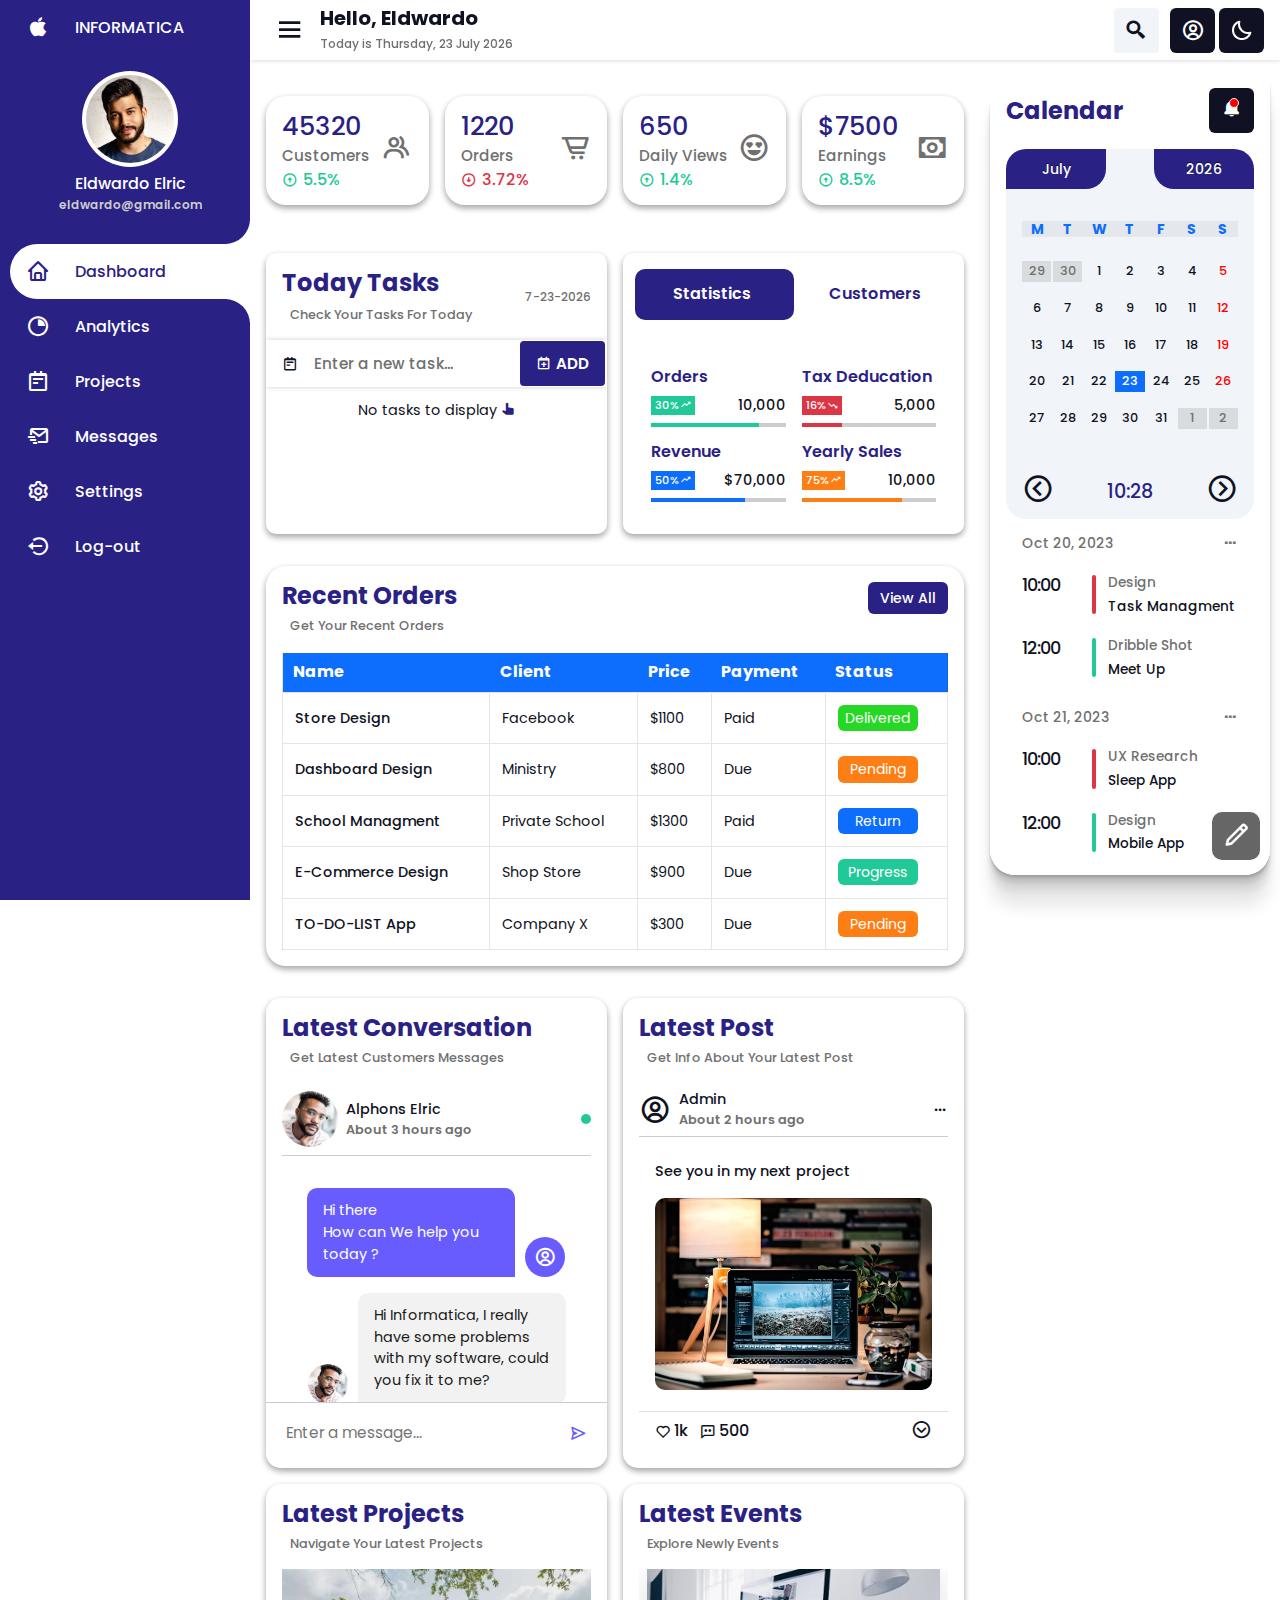
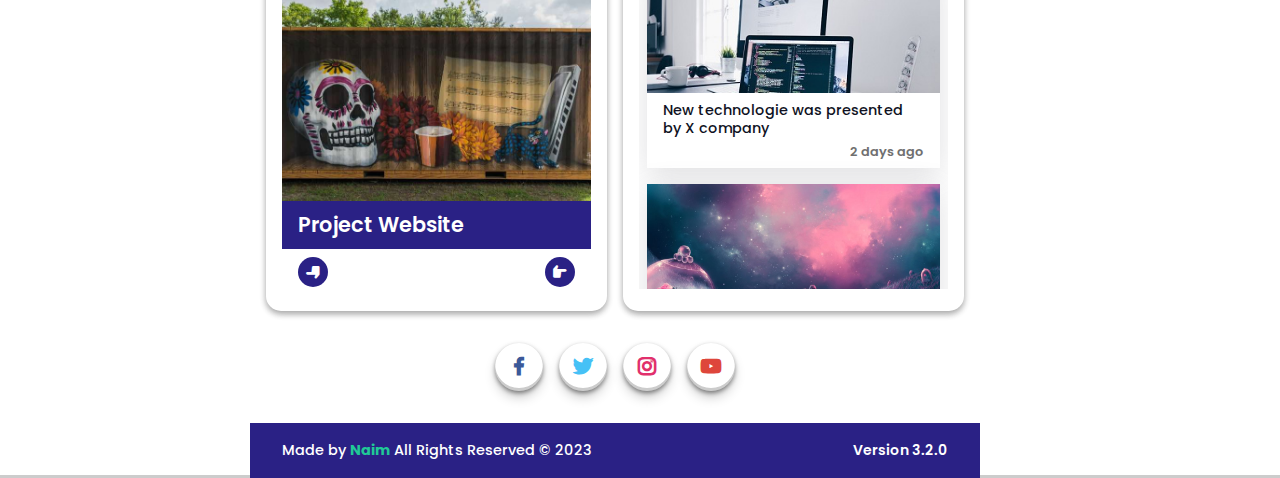
<file: index.html>
<!DOCTYPE html>
<html lang="en">
  <head>
    <meta charset="UTF-8" />
    <meta http-equiv="X-UA-Compatible" content="IE=edge" />
    <meta name="viewport" content="width=device-width, initial-scale=1.0" />
    <title>Admin Dashboard | Dashboard</title>
    <meta name="description" content="Admin Dashboard | New Design" />
    <link rel="preconnect" href="https://fonts.googleapis.com" />
    <link rel="preconnect" href="https://fonts.gstatic.com" crossorigin />
    <link
      href="https://fonts.googleapis.com/css2?family=Poppins:ital,wght@0,100;0,200;0,300;0,400;0,500;0,600;0,700;0,800;0,900;1,100;1,300;1,400;1,500;1,700;1,800;1,900&display=swap"
      rel="stylesheet"
    />
    <link rel="stylesheet" href="css/boxicons.min.css" />
    <link rel="stylesheet" href="css/normalize.css" />
    <link rel="stylesheet" href="css/main.css" />
  </head>
  <body>
    <div class="preloader">
      <div class="wrapper">
        <div class="row first">
          <span style="--i: 0; order: 3"></span>
          <span style="--i: 1; order: 2"></span>
          <span style="--i: 2; order: 1"></span>
          <span style="--i: 3; order: 4"></span>
        </div>
        <div class="row second">
          <span style="--i: 4; order: 3"></span>
          <span style="--i: 5; order: 2"></span>
          <span style="--i: 6; order: 1"></span>
          <span style="--i: 7; order: 4"></span>
        </div>
      </div>
    </div>
    <div class="container">
      <!-- ===== LOGOUT POPUP ===== -->
      <div class="logout-pop">
        <header>
          <span>Admin Dashboard</span>
          <i class="bx bx-x-circle close-pop"></i>
        </header>
        <div class="body">
          <i class="bx bx-happy"></i>
          <h2>Thank You For Visiting This Website</h2>
          <p>Confirm Your Logout</p>
        </div>
        <footer>
          <input type="checkbox" id="ask" class="custom-check" />
          <label for="ask" class="custom-label">
            <span></span>
            Do not ask me again
          </label>
          <div class="btns">
            <button class="confirm">Confirm</button>
            <button class="close-pop">Cancel</button>
          </div>
        </footer>
      </div>
      <div class="page">
        <!-- ====== Navigation Sidebar ====== -->
        <nav class="navigation">
          <ul>
            <li class="logo">
              <a href="#">
                <span class="icon"><i class="bx bxl-apple"></i></span>
                <span class="title">INFORMATICA</span>
              </a>
              <div class="toggle">
                <i class="bx bx-menu"></i>
              </div>
            </li>

            <li class="profile">
              <a href="#">
                <img src="imgs/profile.jpg" alt="Profile image" />
                <span class="name">Eldwardo Elric</span>
                <span class="mail">eldwardo@gmail.com</span>
              </a>
            </li>

            <li class="hovered">
              <a href="index.html">
                <span class="icon"><i class="bx bx-home"></i></span>
                <span class="title">Dashboard</span>
              </a>
            </li>

            <li>
              <a href="analytics.html">
                <span class="icon"><i class="bx bx-pie-chart"></i></span>
                <span class="title">Analytics</span>
              </a>
            </li>

            <li>
              <a href="projects.html">
                <span class="icon"><i class="bx bx-notepad"></i></span>
                <span class="title">Projects</span>
              </a>
            </li>

            <li>
              <a href="messages.html">
                <span class="icon"><i class="bx bx-mail-send"></i></span>
                <span class="title">Messages</span>
              </a>
            </li>

            <li>
              <a href="settings.html">
                <span class="icon"><i class="bx bx-cog"></i></span>
                <span class="title">Settings</span>
              </a>
            </li>

            <li>
              <a href="#" class="logout-btn">
                <span class="icon"><i class="bx bx-log-out-circle"></i></span>
                <span class="title">Log-out</span>
              </a>
            </li>
          </ul>
        </nav>
        <!-- ====== Main Content ====== -->
        <main class="main">
          <div class="main-content">
            <!-- --------- HEADER -------- -->
            <header class="topbar">
              <div class="left-content">
                <div class="toggle">
                  <i class="bx bx-menu"></i>
                </div>
                <div class="details">
                  <h2>Hello, Eldwardo</h2>
                  <p class="date">today is Monday, 20 October 2021</p>
                </div>
              </div>
              <div class="right-content">
                <div class="search">
                  <i class="bx bx-search-alt-2 search-icon"></i>
                  <div class="search-box">
                    <input
                      type="search"
                      class="search-input"
                      placeholder="Search Here..."
                    />
                    <button class="search-btn">Search</button>
                  </div>
                </div>
                <div class="user">
                  <i class="bx bx-user-circle user-icon"></i>
                  <ul class="user-list">
                    <li>
                      <a href="#">
                        <i class="bx bx-user"></i>
                        <span>Account</span>
                      </a>
                    </li>
                    <li>
                      <a href="#">
                        <i class="bx bx-lock"></i>
                        <span>Passwords</span>
                      </a>
                    </li>
                    <li>
                      <a href="#">
                        <i class="bx bx-group"></i>
                        <span>Customers</span>
                      </a>
                    </li>
                    <li>
                      <a href="#">
                        <i class="bx bx-calendar"></i>
                        <span>Calendar</span>
                      </a>
                    </li>
                    <li>
                      <a href="#">
                        <i class="bx bx-bar-chart-alt-2"></i>
                        <span>Statistics</span>
                      </a>
                    </li>
                  </ul>
                </div>
                <div class="mode">
                  <i class="bx bx-moon mode-icon"></i>
                </div>
              </div>
            </header>
            <!-- --------- ADMIN CONTENT --------- -->
            <div class="admin-content">
              <section class="banner">
                <div class="card">
                  <div class="card-txt">
                    <div class="number">45320</div>
                    <div class="name">Customers</div>
                    <div class="grow">
                      <i class="bx bx-up-arrow-circle"></i>5.5%
                    </div>
                  </div>
                  <div class="card-icon">
                    <i class="bx bx-group"></i>
                  </div>
                </div>
                <div class="card">
                  <div class="card-txt">
                    <div class="number">1220</div>
                    <div class="name">Orders</div>
                    <div class="grow">
                      <i class="bx bx-down-arrow-circle"></i>3.72%
                    </div>
                  </div>
                  <div class="card-icon">
                    <i class="bx bx-cart-alt"></i>
                  </div>
                </div>
                <div class="card">
                  <div class="card-txt">
                    <div class="number">650</div>
                    <div class="name">Daily Views</div>
                    <div class="grow">
                      <i class="bx bx-up-arrow-circle"></i>1.4%
                    </div>
                  </div>
                  <div class="card-icon">
                    <i class="bx bx-happy-heart-eyes"></i>
                  </div>
                </div>
                <div class="card">
                  <div class="card-txt">
                    <div class="number">$7500</div>
                    <div class="name">Earnings</div>
                    <div class="grow">
                      <i class="bx bx-up-arrow-circle"></i>8.5%
                    </div>
                  </div>
                  <div class="card-icon">
                    <i class="bx bx-money"></i>
                  </div>
                </div>
              </section>
              <section class="features">
                <div class="task-order">
                  <div class="todo-list" id="todo">
                    <div class="app">
                      <header class="heading">
                        <div>
                          <h2 class="title">Today Tasks</h2>
                          <p>Check Your Tasks For Today</p>
                        </div>
                        <span class="date"></span>
                      </header>
                      <form>
                        <div class="task-input">
                          <div class="input-box">
                            <i class="bx bx-notepad"></i>
                            <input
                              type="text"
                              placeholder="Enter a new task..."
                            />
                          </div>
                          <button type="submit" id="add-btn">
                            <i class="bx bx-calendar-plus"></i>
                            <span>Add</span>
                          </button>
                        </div>
                        <div class="info"></div>
                      </form>
                      <ul class="tasks">
                        <li class="display-msg">
                          <p>
                            No tasks to display<i class="bx bxs-hand-up"></i>
                          </p>
                        </li>

                        <li class="task-content"></li>
                      </ul>
                    </div>
                  </div>
                  <div class="statistics" id="stats">
                    <header>
                      <button id="statistics" class="active">Statistics</button>
                      <button id="customers">Customers</button>
                      <span class="switch"></span>
                    </header>
                    <div class="list stats show" data-name="statistics">
                      <ul class="stat-list">
                        <li>
                          <div class="title">Orders</div>
                          <div class="nb">
                            <span>30% <i class="bx bx-trending-up"></i></span>
                            <span>10,000</span>
                          </div>
                          <div class="progress">
                            <span data-level="80%"></span>
                          </div>
                        </li>
                        <li>
                          <div class="title">Tax Deducation</div>
                          <div class="nb">
                            <span>16% <i class="bx bx-trending-down"></i></span>
                            <span>5,000</span>
                          </div>
                          <div class="progress">
                            <span data-level="30%"></span>
                          </div>
                        </li>
                        <li>
                          <div class="title">Revenue</div>
                          <div class="nb">
                            <span>50% <i class="bx bx-trending-up"></i></span>
                            <span>$70,000</span>
                          </div>
                          <div class="progress">
                            <span data-level="70%"></span>
                          </div>
                        </li>
                        <li>
                          <div class="title">Yearly Sales</div>
                          <div class="nb">
                            <span>75% <i class="bx bx-trending-up"></i></span>
                            <span>10,000</span>
                          </div>
                          <div class="progress">
                            <span data-level="75%"></span>
                          </div>
                        </li>
                      </ul>
                    </div>
                    <ul class="list customers" data-name="customers">
                      <li>
                        <div class="img">
                          <img src="imgs/customer1.jpg" alt="Customer" />
                        </div>
                        <div class="text">
                          <div class="name">Alphons Elric</div>
                          <div class="country">Tunisia</div>
                        </div>
                        <a href="#" class="contact"
                          ><div class="bx bx-mail-send"></div
                        ></a>
                      </li>
                      <li>
                        <div class="img">
                          <img src="imgs/customer2.jpg" alt="Customer" />
                        </div>
                        <div class="text">
                          <div class="name">Roy Mostang</div>
                          <div class="country">England</div>
                        </div>
                        <a href="#" class="contact"
                          ><div class="bx bx-mail-send"></div
                        ></a>
                      </li>
                      <li>
                        <div class="img">
                          <img src="imgs/customer3.jpg" alt="Customer" />
                        </div>
                        <div class="text">
                          <div class="name">David Smith</div>
                          <div class="country">US</div>
                        </div>
                        <a href="#" class="contact"
                          ><div class="bx bx-mail-send"></div
                        ></a>
                      </li>
                      <li>
                        <div class="img">
                          <img src="imgs/customer4.jpg" alt="Customer" />
                        </div>
                        <div class="text">
                          <div class="name">Amit Khan</div>
                          <div class="country">India</div>
                        </div>
                        <a href="#" class="contact"
                          ><div class="bx bx-mail-send"></div
                        ></a>
                      </li>
                      <li>
                        <div class="img">
                          <img src="imgs/customer5.jpg" alt="Customer" />
                        </div>
                        <div class="text">
                          <div class="name">Antonio Bradoli</div>
                          <div class="country">London</div>
                        </div>
                        <a href="#" class="contact"
                          ><div class="bx bx-mail-send"></div
                        ></a>
                      </li>
                      <li>
                        <div class="img">
                          <img src="imgs/customer6.jpg" alt="Customer" />
                        </div>
                        <div class="text">
                          <div class="name">Paul David</div>
                          <div class="country">Mexico</div>
                        </div>
                        <a href="#" class="contact"
                          ><div class="bx bx-mail-send"></div
                        ></a>
                      </li>
                      <li>
                        <div class="img">
                          <img src="imgs/customer7.jpg" alt="Customer" />
                        </div>
                        <div class="text">
                          <div class="name">John Doe</div>
                          <div class="country">US</div>
                        </div>
                        <a href="#" class="contact"
                          ><div class="bx bx-mail-send"></div
                        ></a>
                      </li>
                      <li>
                        <div class="img">
                          <img src="imgs/customer1.jpg" alt="Customer" />
                        </div>
                        <div class="text">
                          <div class="name">Alphons Elric</div>
                          <div class="country">Tunisia</div>
                        </div>
                        <a href="#" class="contact"
                          ><div class="bx bx-mail-send"></div
                        ></a>
                      </li>
                    </ul>
                  </div>
                </div>
                <div class="orders">
                  <header>
                    <div class="heading">
                      <h2 class="title">Recent Orders</h2>
                      <p class="info">Get Your Recent Orders</p>
                    </div>
                    <a href="#" class="view-btn">View All</a>
                  </header>
                  <div class="table-container">
                    <table>
                      <thead>
                        <tr>
                          <th>Name</th>
                          <th>Client</th>
                          <th>Price</th>
                          <th>Payment</th>
                          <th>Status</th>
                        </tr>
                      </thead>
                      <tbody>
                        <tr>
                          <td>Store Design</td>
                          <td>Facebook</td>
                          <td>$1100</td>
                          <td>Paid</td>
                          <td>
                            <span class="status delivered">Delivered</span>
                          </td>
                        </tr>
                        <tr>
                          <td>Dashboard Design</td>
                          <td>Ministry</td>
                          <td>$800</td>
                          <td>Due</td>
                          <td><span class="status pending">Pending</span></td>
                        </tr>
                        <tr>
                          <td>School Managment</td>
                          <td>Private School</td>
                          <td>$1300</td>
                          <td>Paid</td>
                          <td><span class="status return">Return</span></td>
                        </tr>
                        <tr>
                          <td>E-Commerce Design</td>
                          <td>Shop Store</td>
                          <td>$900</td>
                          <td>Due</td>
                          <td>
                            <span class="status progress">Progress</span>
                          </td>
                        </tr>
                        <tr>
                          <td>TO-DO-LIST App</td>
                          <td>Company X</td>
                          <td>$300</td>
                          <td>Due</td>
                          <td><span class="status pending">Pending</span></td>
                        </tr>
                      </tbody>
                    </table>
                  </div>
                </div>
              </section>
              <section class="extra-content">
                <div class="section latest-chat" id="chat">
                  <header class="heading">
                    <h2 class="title">Latest Conversation</h2>
                    <p class="info">Get Latest Customers Messages</p>
                  </header>
                  <div class="chat-content">
                    <div class="chat-head">
                      <div class="customer">
                        <img src="imgs/customer1.jpg" alt="Customer" />
                        <div class="details">
                          <div>Alphons Elric</div>
                          <div>About 3 hours ago</div>
                        </div>
                      </div>
                      <span class="status"></span>
                    </div>
                    <ul class="chat-body">
                      <li class="chat outgoing">
                        <p>
                          Hi there <br />
                          How can We help you today ?
                        </p>
                        <span><i class="bx bx-user-circle"></i> </span>
                      </li>
                      <li class="chat incoming">
                        <span
                          ><img src="imgs/customer1.jpg" alt="Customer" />
                        </span>
                        <p>
                          Hi Informatica, I really have some problems with my
                          software, could you fix it to me?
                        </p>
                      </li>
                      <li class="chat outgoing">
                        <p>Yes of course, just give us more details.</p>
                        <span><i class="bx bx-user-circle"></i> </span>
                      </li>
                      <li class="chat incoming">
                        <span
                          ><img src="imgs/customer1.jpg" alt="Customer" />
                        </span>
                        <p>Thank you, so my problem is...</p>
                      </li>
                    </ul>
                    <div class="chat-input">
                      <textarea
                        placeholder="Enter a message..."
                        required
                      ></textarea>
                      <span><i class="bx bx-send"></i></span>
                    </div>
                  </div>
                </div>
                <div class="section latest-post" id="post">
                  <header class="heading">
                    <h2 class="title">Latest Post</h2>
                    <p class="info">Get Info About Your Latest Post</p>
                  </header>
                  <div class="post-content">
                    <div class="post-head">
                      <div class="admin">
                        <i class="bx bx-user-circle user-icon"></i>
                        <div class="details">
                          <div>Admin</div>
                          <div>About 2 hours ago</div>
                        </div>
                      </div>
                      <i class="bx bx-dots-horizontal-rounded more-icon"></i>
                    </div>
                    <div class="post-body">
                      <p>See you in my next project</p>
                      <img src="imgs/post.jpeg" alt="Post" />
                    </div>
                    <div class="post-foot">
                      <div class="reacts">
                        <div class="likes">
                          <span><i class="bx bx-heart"></i>1k</span>
                          <span><i class="bx bx-comment-dots"></i>500</span>
                        </div>
                        <div class="comment-btn">
                          <i class="bx bx-chevron-down-circle"></i>
                        </div>
                      </div>
                      <ul class="comments">
                        <li class="comment">
                          <img src="imgs/customer4.jpg" alt="Customer" />
                          <div class="content">
                            <span class="name">John Smith</span>
                            <p>See you ADMIN &hearts;</p>
                          </div>
                        </li>
                      </ul>
                    </div>
                  </div>
                </div>
                <div class="section latest-proj" id="proj">
                  <header class="heading">
                    <h2 class="title">Latest Projects</h2>
                    <p class="info">Navigate Your Latest Projects</p>
                  </header>
                  <div class="projects">
                    <ul class="wrapper">
                      <li class="project">
                        <div class="img">
                          <img src="imgs/proj1.jpg" alt="Project" />
                        </div>
                        <div class="text">
                          <h2 class="title">Project Website</h2>
                          <div class="info">
                            <div class="details">
                              <p>
                                This Website Is Specially Build To Showcase All
                                Major JavaScript Projects.
                              </p>
                              <div class="btns">
                                <a href="#"
                                  ><i class="bx bx-navigation"></i>View</a
                                >
                                <a href="#">Share<i class="bx bx-group"></i></a>
                              </div>
                            </div>
                          </div>
                        </div>
                      </li>
                      <li class="project">
                        <div class="img">
                          <img src="imgs/proj2.jpg" alt="Project" />
                        </div>
                        <div class="text">
                          <h2 class="title">Project Website</h2>
                          <div class="info">
                            <div class="details">
                              <p>
                                This Website Is Specially Build To Showcase All
                                Major JavaScript Projects.
                              </p>
                              <div class="btns">
                                <a href="#"
                                  ><i class="bx bx-navigation"></i>View</a
                                >
                                <a href="#">Share<i class="bx bx-group"></i></a>
                              </div>
                            </div>
                          </div>
                        </div>
                      </li>
                      <li class="project">
                        <div class="img">
                          <img src="imgs/proj3.jpg" alt="Project" />
                        </div>
                        <div class="text">
                          <h2 class="title">Project Website</h2>
                          <div class="info">
                            <div class="details">
                              <p>
                                This Website Is Specially Build To Showcase All
                                Major JavaScript Projects.
                              </p>
                              <div class="btns">
                                <a href="#"
                                  ><i class="bx bx-navigation"></i>View</a
                                >
                                <a href="#">Share<i class="bx bx-group"></i></a>
                              </div>
                            </div>
                          </div>
                        </div>
                      </li>
                      <li class="project">
                        <div class="img">
                          <img src="imgs/proj4.jpeg" alt="Project" />
                        </div>
                        <div class="text">
                          <h2 class="title">Project Website</h2>
                          <div class="info">
                            <div class="details">
                              <p>
                                This Website Is Specially Build To Showcase All
                                Major JavaScript Projects.
                              </p>
                              <div class="btns">
                                <a href="#"
                                  ><i class="bx bx-navigation"></i>View</a
                                >
                                <a href="#">Share<i class="bx bx-group"></i></a>
                              </div>
                            </div>
                          </div>
                        </div>
                      </li>
                      <li class="project">
                        <div class="img">
                          <img src="imgs/post.jpeg" alt="Project" />
                        </div>
                        <div class="text">
                          <h2 class="title">Project Website</h2>
                          <div class="info">
                            <div class="details">
                              <p>
                                This Website Is Specially Build To Showcase All
                                Major JavaScript Projects.
                              </p>
                              <div class="btns">
                                <a href="#"
                                  ><i class="bx bx-navigation"></i>View</a
                                >
                                <a href="#">Share<i class="bx bx-group"></i></a>
                              </div>
                            </div>
                          </div>
                        </div>
                      </li>
                    </ul>
                    <div class="cntrl">
                      <i class="bx bxs-hand-left btn" id="prev"></i>
                      <i class="bx bxs-hand-right btn" id="next"></i>
                    </div>
                  </div>
                </div>
                <div class="section latest-events" id="events">
                  <header class="heading">
                    <h2 class="title">Latest Events</h2>
                    <p class="info">Explore Newly Events</p>
                  </header>
                  <ul class="events">
                    <li class="event">
                      <img src="imgs/proj4.jpeg" alt="Event" />
                      <div class="txt">
                        <a href="#"
                          >New technologie was presented by X company</a
                        >
                        <div class="date">2 days ago</div>
                      </div>
                    </li>
                    <li class="event">
                      <img src="imgs/proj3.jpg" alt="Event" />
                      <div class="txt">
                        <a href="#"
                          >New technologie was presented by X company</a
                        >
                        <div class="date">3 days ago</div>
                      </div>
                    </li>
                    <li class="event">
                      <img src="imgs/proj2.jpg" alt="Event" />
                      <div class="txt">
                        <a href="#"
                          >New technologie was presented by X company</a
                        >
                        <div class="date">4 days ago</div>
                      </div>
                    </li>
                  </ul>
                </div>
              </section>
              <ul class="social">
                <li class="facebook">
                  <a href="#">
                    <i class="bx bxl-facebook"></i>
                    <div class="tip">Facebook</div>
                  </a>
                </li>
                <li class="twitter">
                  <a href="#">
                    <i class="bx bxl-twitter"></i>
                    <div class="tip">Twitter</div>
                  </a>
                </li>
                <li class="instagram">
                  <a href="#">
                    <i class="bx bxl-instagram"></i>
                    <div class="tip">Instagram</div>
                  </a>
                </li>
                <li class="youtube">
                  <a href="#">
                    <i class="bx bxl-youtube"></i>
                    <div class="tip">Youtube</div>
                  </a>
                </li>
              </ul>
            </div>
            <!-- --------- FOOTER -------- -->
            <footer class="footer">
              <p class="copyright">
                Made by <span>Naim</span> All Rights Reserved &copy; 2023
              </p>
              <span class="version">Version 3.2.0</span>
            </footer>
          </div>
          <!-- --------- MAIN ASIDE -------- -->
          <aside class="main-aside">
            <header>
              <h2>Calendar</h2>
              <span class="note-icon"><i class="bx bxs-bell"></i></span>
              <ul class="notes-list">
                <li class="logo">
                  <i class="bx bxl-apple"></i>
                </li>
                <li>
                  <i class="bx bx-bell"></i>
                  <a href="#"
                    >New feature was added to "Admin Dashboard" project...<span
                      class="more"
                      >Read more</span
                    ></a
                  >
                </li>
                <li>
                  <i class="bx bx-bell"></i>
                  <a href="#"
                    >Client A approve your request about the new design...<span
                      class="more"
                      >Read more</span
                    ></a
                  >
                </li>
                <li>
                  <i class="bx bx-bell"></i>
                  <a href="#"
                    >3 days for "Bootstrap 5.5" INTERNATIONAL MEETING...<span
                      class="more"
                      >Read more</span
                    ></a
                  >
                </li>
                <li>
                  <i class="bx bx-bell"></i>
                  <a href="#"
                    >New design was added by "User 10"...<span class="more"
                      >Read more</span
                    ></a
                  >
                </li>
              </ul>
            </header>
            <div class="aside-content">
              <div class="calendar">
                <header>
                  <div class="month"></div>
                  <div class="year"></div>
                </header>
                <div class="body">
                  <ul class="week">
                    <li>M</li>
                    <li>T</li>
                    <li>W</li>
                    <li>T</li>
                    <li>F</li>
                    <li>S</li>
                    <li>S</li>
                  </ul>
                  <ul class="days"></ul>
                </div>
                <div class="control">
                  <span id="prev" class="control-btn"
                    ><i class="bx bx-chevron-left-circle"></i
                  ></span>
                  <div class="time"><span></span></div>
                  <span id="next" class="control-btn"
                    ><i class="bx bx-chevron-right-circle"></i
                  ></span>
                </div>
              </div>
              <div class="events">
                <div class="event">
                  <div class="event-head">
                    <div class="event-date">Oct 20, 2023</div>
                    <i class="bx bx-dots-horizontal event-plus"></i>
                  </div>
                  <ul class="events-list">
                    <li>
                      <span class="time">10:00</span>
                      <div class="detail">
                        <span>Design</span>
                        <span>Task Managment</span>
                      </div>
                    </li>
                    <li>
                      <span class="time">12:00</span>
                      <div class="detail">
                        <span>Dribble Shot</span>
                        <span>Meet Up</span>
                      </div>
                    </li>
                  </ul>
                </div>
                <div class="event">
                  <div class="event-head">
                    <div class="event-date">Oct 21, 2023</div>
                    <i class="bx bx-dots-horizontal event-plus"></i>
                  </div>
                  <ul class="events-list">
                    <li>
                      <span class="time">10:00</span>
                      <div class="detail">
                        <span>UX Research</span>
                        <span>Sleep App</span>
                      </div>
                    </li>
                    <li>
                      <span class="time">12:00</span>
                      <div class="detail">
                        <span>Design</span>
                        <span>Mobile App</span>
                      </div>
                    </li>
                  </ul>
                </div>
              </div>
            </div>
          </aside>
        </main>
        <span class="draft-btn"><i class="bx bx-pencil"></i></span>
        <section class="draft">
          <div class="section">
            <header class="heading">
              <h2 class="title">Quick Draft</h2>
              <p class="info">Write A Draft For Your Ideas</p>
            </header>
            <div class="profile">
              <img src="imgs/profile.jpg" alt="profile" />
              <div class="txt">
                <div class="name">Eldwardo Elric</div>
                <div class="job">Dashboard Admin</div>
              </div>
            </div>
            <form action="#">
              <label class="input-box">
                <i class="bx bx-pen"></i>
                <input type="text" placeholder="Title..." class="input" />
              </label>
              <label class="input-box">
                <i class="bx bx-spreadsheet"></i>
                <textarea
                  placeholder="Your thought..."
                  class="input"
                ></textarea>
              </label>
            </form>
            <div class="btns">
              <button class="cancel-btn">Cancel</button>
              <button class="save-btn">Save</button>
            </div>
            <div class="save-popup">
              <div class="popup-content">
                <i class="bx bx-x-circle close-icon"></i>
                <i class="bx bx-check-circle check-icon"></i>
                <h2>Draft Saved!!</h2>
              </div>
            </div>
          </div>
        </section>
      </div>
    </div>

    <script src="js/share.js"></script>
    <script src="js/slider.js"></script>
    <script src="js/main.js"></script>
  </body>
</html>
</file>
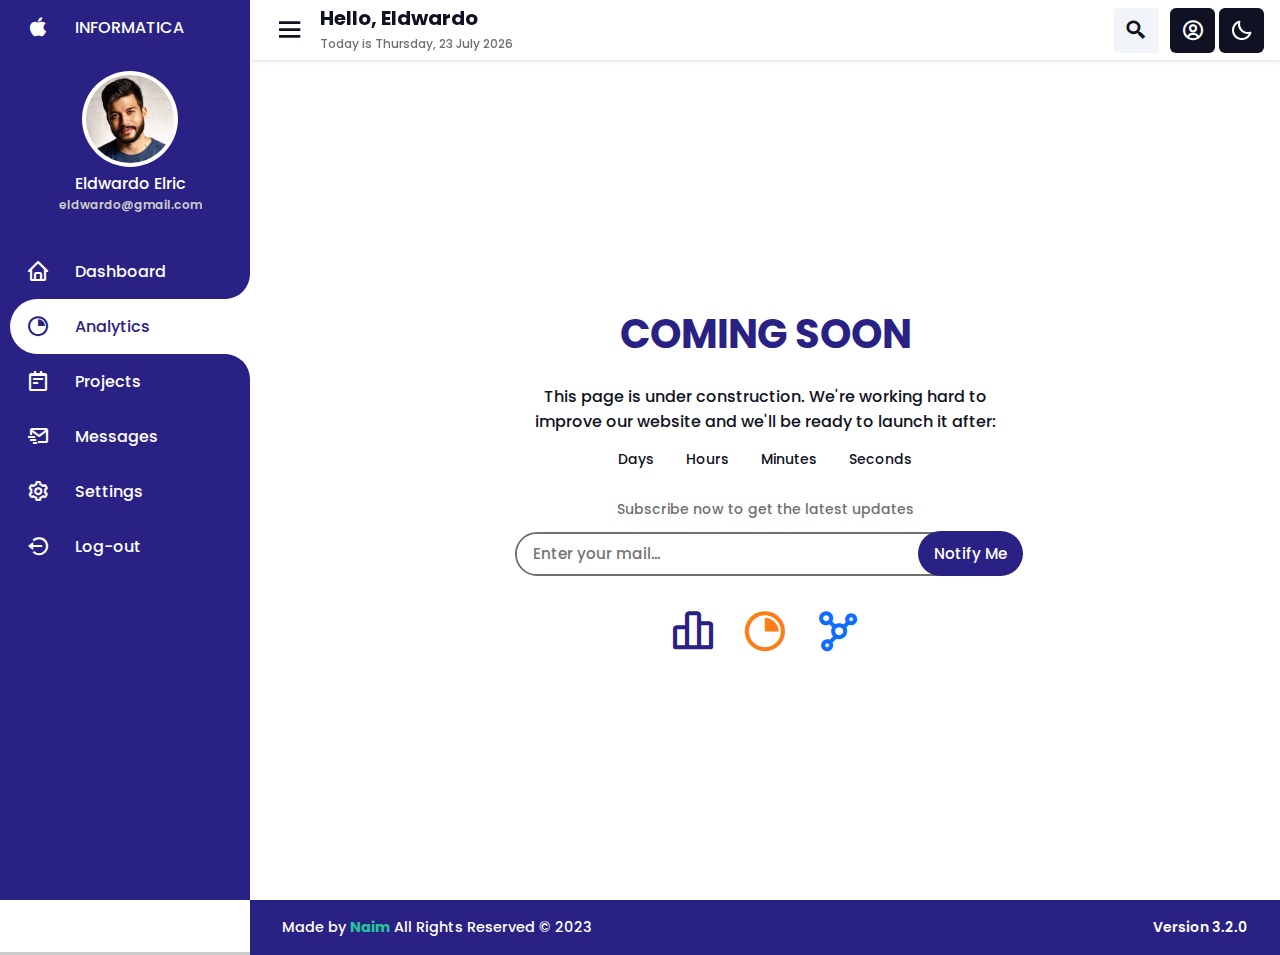
<file: analytics.html>
<!DOCTYPE html>
<html lang="en">
  <head>
    <meta charset="UTF-8" />
    <meta http-equiv="X-UA-Compatible" content="IE=edge" />
    <meta name="viewport" content="width=device-width, initial-scale=1.0" />
    <title>Admin Dashboard | Analytics</title>
    <meta name="description" content="Admin Dashboard | New Design" />
    <link rel="preconnect" href="https://fonts.googleapis.com" />
    <link rel="preconnect" href="https://fonts.gstatic.com" crossorigin />
    <link
      href="https://fonts.googleapis.com/css2?family=Poppins:ital,wght@0,100;0,200;0,300;0,400;0,500;0,600;0,700;0,800;0,900;1,100;1,300;1,400;1,500;1,700;1,800;1,900&display=swap"
      rel="stylesheet"
    />
    <link rel="stylesheet" href="css/boxicons.min.css" />
    <link rel="stylesheet" href="css/normalize.css" />
    <link rel="stylesheet" href="css/main.css" />
  </head>
  <body>
    <div class="preloader">
      <div class="wrapper">
        <div class="row first">
          <span style="--i: 0; order: 3"></span>
          <span style="--i: 1; order: 2"></span>
          <span style="--i: 2; order: 1"></span>
          <span style="--i: 3; order: 4"></span>
        </div>
        <div class="row second">
          <span style="--i: 4; order: 3"></span>
          <span style="--i: 5; order: 2"></span>
          <span style="--i: 6; order: 1"></span>
          <span style="--i: 7; order: 4"></span>
        </div>
      </div>
    </div>
    <div class="container">
      <!-- ===== LOGOUT POPUP ===== -->
      <div class="logout-pop">
        <header>
          <span>Admin Dashboard</span>
          <i class="bx bx-x-circle close-pop"></i>
        </header>
        <div class="body">
          <i class="bx bx-happy"></i>
          <h2>Thank You For Visiting This Website</h2>
          <p>Confirm Your Logout</p>
        </div>
        <footer>
          <input type="checkbox" id="ask" class="custom-check" />
          <label for="ask" class="custom-label">
            <span></span>
            Do not ask me again
          </label>
          <div class="btns">
            <button class="confirm">Confirm</button>
            <button class="close-pop">Cancel</button>
          </div>
        </footer>
      </div>
      <div class="page">
        <!-- ====== Navigation Sidebar ====== -->
        <nav class="navigation">
          <ul>
            <li class="logo">
              <a href="#">
                <span class="icon"><i class="bx bxl-apple"></i></span>
                <span class="title">INFORMATICA</span>
              </a>
              <div class="toggle">
                <i class="bx bx-menu"></i>
              </div>
            </li>

            <li class="profile">
              <a href="#">
                <img src="imgs/profile.jpg" alt="Profile image" />
                <span class="name">Eldwardo Elric</span>
                <span class="mail">eldwardo@gmail.com</span>
              </a>
            </li>

            <li>
              <a href="index.html">
                <span class="icon"><i class="bx bx-home"></i></span>
                <span class="title">Dashboard</span>
              </a>
            </li>

            <li class="hovered">
              <a href="analytics.html">
                <span class="icon"><i class="bx bx-pie-chart"></i></span>
                <span class="title">Analytics</span>
              </a>
            </li>

            <li>
              <a href="projects.html">
                <span class="icon"><i class="bx bx-notepad"></i></span>
                <span class="title">Projects</span>
              </a>
            </li>

            <li>
              <a href="messages.html">
                <span class="icon"><i class="bx bx-mail-send"></i></span>
                <span class="title">Messages</span>
              </a>
            </li>

            <li>
              <a href="settings.html">
                <span class="icon"><i class="bx bx-cog"></i></span>
                <span class="title">Settings</span>
              </a>
            </li>

            <li>
              <a href="#" class="logout-btn">
                <span class="icon"><i class="bx bx-log-out-circle"></i></span>
                <span class="title">Log-out</span>
              </a>
            </li>
          </ul>
        </nav>
        <!-- ====== Main Content ====== -->
        <main class="main fluid-main">
          <div class="main-content">
            <!-- --------- HEADER -------- -->
            <header class="topbar">
              <div class="left-content">
                <div class="toggle">
                  <i class="bx bx-menu"></i>
                </div>
                <div class="details">
                  <h2>Hello, Eldwardo</h2>
                  <p class="date">today is Monday, 20 October 2021</p>
                </div>
              </div>
              <div class="right-content">
                <div class="search">
                  <i class="bx bx-search-alt-2 search-icon"></i>
                  <div class="search-box">
                    <input
                      type="search"
                      class="search-input"
                      placeholder="Search Here..."
                    />
                    <button class="search-btn">Search</button>
                  </div>
                </div>
                <div class="user">
                  <i class="bx bx-user-circle user-icon"></i>
                  <ul class="user-list">
                    <li>
                      <a href="#">
                        <i class="bx bx-user"></i>
                        <span>Account</span>
                      </a>
                    </li>
                    <li>
                      <a href="#">
                        <i class="bx bx-lock"></i>
                        <span>Passwords</span>
                      </a>
                    </li>
                    <li>
                      <a href="#">
                        <i class="bx bx-group"></i>
                        <span>Customers</span>
                      </a>
                    </li>
                    <li>
                      <a href="#">
                        <i class="bx bx-calendar"></i>
                        <span>Calendar</span>
                      </a>
                    </li>
                    <li>
                      <a href="#">
                        <i class="bx bx-bar-chart-alt-2"></i>
                        <span>Statistics</span>
                      </a>
                    </li>
                  </ul>
                </div>
                <div class="mode">
                  <i class="bx bx-moon mode-icon"></i>
                </div>
              </div>
            </header>
            <!-- ----- COMING SOON SECTION ------ -->
            <section class="soon">
              <div class="content">
                <h1>Coming Soon</h1>
                <p class="info">
                  This page is under construction. We're working hard to improve
                  our website and we'll be ready to launch it after:
                </p>
                <div class="time">
                  <div class="days">
                    <span class="nb"></span>
                    <span class="txt">Days</span>
                  </div>
                  <div class="hours">
                    <span class="nb"></span>
                    <span class="txt">Hours</span>
                  </div>
                  <div class="minutes">
                    <span class="nb"></span>
                    <span class="txt">Minutes</span>
                  </div>
                  <div class="seconds">
                    <span class="nb"></span>
                    <span class="txt">Seconds</span>
                  </div>
                </div>
                <form action="#" class="contact">
                  <p>Subscribe now to get the latest updates</p>
                  <div class="input">
                    <input type="email" placeholder="Enter your mail..." />
                    <input type="submit" value="Notify Me" />
                  </div>
                </form>
                <ul class="tools">
                  <li><i class="bx bx-bar-chart-alt-2"></i></li>
                  <li><i class="bx bx-pie-chart"></i></li>
                  <li><i class="bx bx-network-chart"></i></li>
                </ul>
              </div>
            </section>
            <!-- --------- FOOTER -------- -->
            <footer class="footer">
              <p class="copyright">
                Made by <span>Naim</span> All Rights Reserved &copy; 2023
              </p>
              <span class="version">Version 3.2.0</span>
            </footer>
          </div>
        </main>
      </div>
    </div>
    <script src="js/share.js"></script>
    <script src="js/analytics.js"></script>
  </body>
</html>
</file>
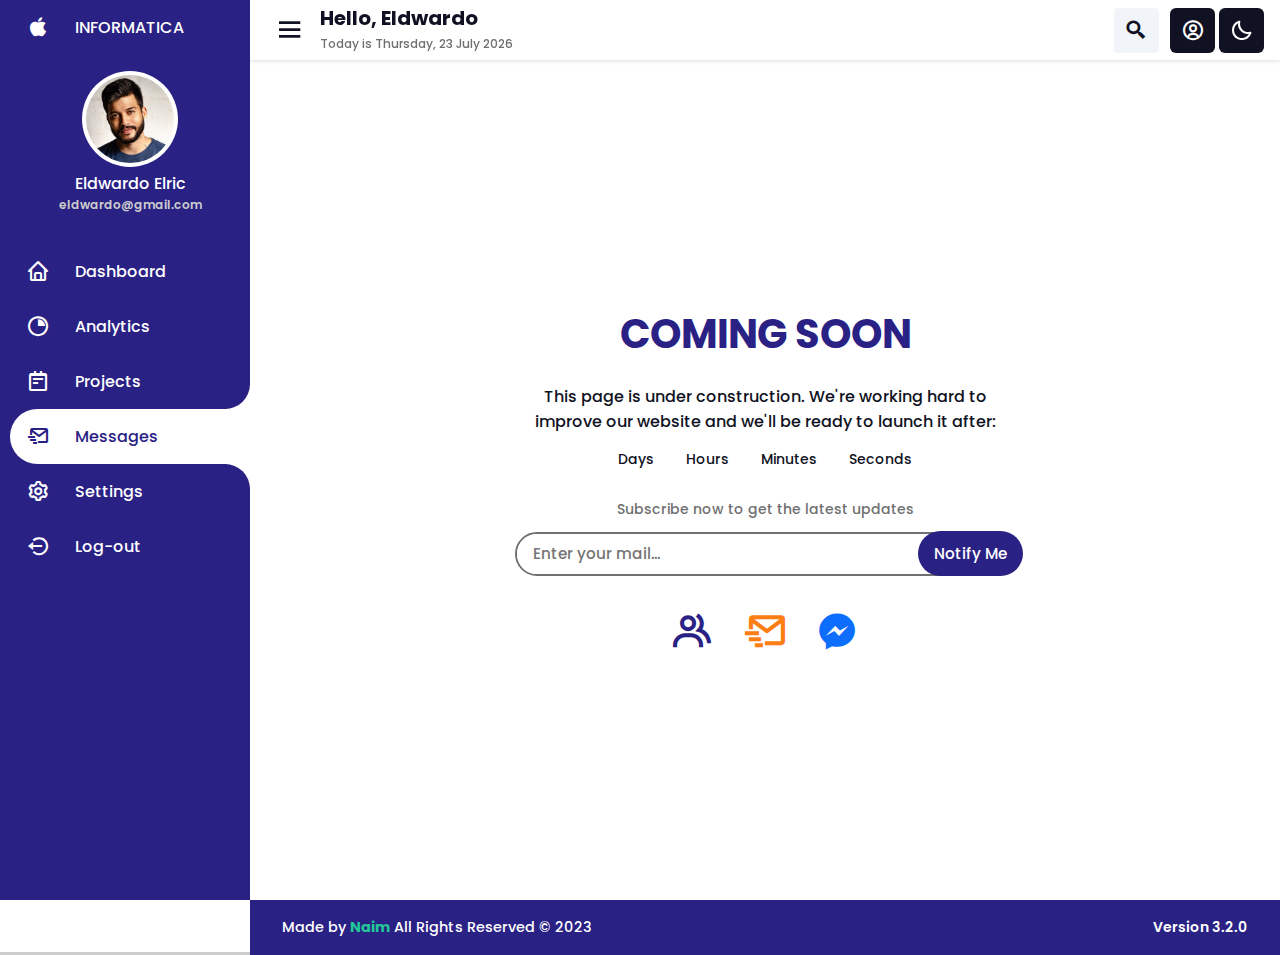
<file: messages.html>
<!DOCTYPE html>
<html lang="en">
  <head>
    <meta charset="UTF-8" />
    <meta http-equiv="X-UA-Compatible" content="IE=edge" />
    <meta name="viewport" content="width=device-width, initial-scale=1.0" />
    <title>Admin Dashboard | Messages</title>
    <meta name="description" content="Admin Dashboard | New Design" />
    <link rel="preconnect" href="https://fonts.googleapis.com" />
    <link rel="preconnect" href="https://fonts.gstatic.com" crossorigin />
    <link
      href="https://fonts.googleapis.com/css2?family=Poppins:ital,wght@0,100;0,200;0,300;0,400;0,500;0,600;0,700;0,800;0,900;1,100;1,300;1,400;1,500;1,700;1,800;1,900&display=swap"
      rel="stylesheet"
    />
    <link rel="stylesheet" href="css/boxicons.min.css" />
    <link rel="stylesheet" href="css/normalize.css" />
    <link rel="stylesheet" href="css/main.css" />
  </head>
  <body>
    <div class="preloader">
      <div class="wrapper">
        <div class="row first">
          <span style="--i: 0; order: 3"></span>
          <span style="--i: 1; order: 2"></span>
          <span style="--i: 2; order: 1"></span>
          <span style="--i: 3; order: 4"></span>
        </div>
        <div class="row second">
          <span style="--i: 4; order: 3"></span>
          <span style="--i: 5; order: 2"></span>
          <span style="--i: 6; order: 1"></span>
          <span style="--i: 7; order: 4"></span>
        </div>
      </div>
    </div>
    <div class="container">
      <!-- ===== LOGOUT POPUP ===== -->
      <div class="logout-pop">
        <header>
          <span>Admin Dashboard</span>
          <i class="bx bx-x-circle close-pop"></i>
        </header>
        <div class="body">
          <i class="bx bx-happy"></i>
          <h2>Thank You For Visiting This Website</h2>
          <p>Confirm Your Logout</p>
        </div>
        <footer>
          <input type="checkbox" id="ask" class="custom-check" />
          <label for="ask" class="custom-label">
            <span></span>
            Do not ask me again
          </label>
          <div class="btns">
            <button class="confirm">Confirm</button>
            <button class="close-pop">Cancel</button>
          </div>
        </footer>
      </div>
      <div class="page">
        <!-- ====== Navigation Sidebar ====== -->
        <nav class="navigation">
          <ul>
            <li class="logo">
              <a href="#">
                <span class="icon"><i class="bx bxl-apple"></i></span>
                <span class="title">INFORMATICA</span>
              </a>
              <div class="toggle">
                <i class="bx bx-menu"></i>
              </div>
            </li>

            <li class="profile">
              <a href="#">
                <img src="imgs/profile.jpg" alt="Profile image" />
                <span class="name">Eldwardo Elric</span>
                <span class="mail">eldwardo@gmail.com</span>
              </a>
            </li>

            <li>
              <a href="index.html">
                <span class="icon"><i class="bx bx-home"></i></span>
                <span class="title">Dashboard</span>
              </a>
            </li>

            <li>
              <a href="analytics.html">
                <span class="icon"><i class="bx bx-pie-chart"></i></span>
                <span class="title">Analytics</span>
              </a>
            </li>

            <li>
              <a href="projects.html">
                <span class="icon"><i class="bx bx-notepad"></i></span>
                <span class="title">Projects</span>
              </a>
            </li>

            <li class="hovered">
              <a href="messages.html">
                <span class="icon"><i class="bx bx-mail-send"></i></span>
                <span class="title">Messages</span>
              </a>
            </li>

            <li>
              <a href="settings.html">
                <span class="icon"><i class="bx bx-cog"></i></span>
                <span class="title">Settings</span>
              </a>
            </li>

            <li>
              <a href="#" class="logout-btn">
                <span class="icon"><i class="bx bx-log-out-circle"></i></span>
                <span class="title">Log-out</span>
              </a>
            </li>
          </ul>
        </nav>
        <!-- ====== Main Content ====== -->
        <main class="main fluid-main">
          <div class="main-content">
            <!-- --------- HEADER -------- -->
            <header class="topbar">
              <div class="left-content">
                <div class="toggle">
                  <i class="bx bx-menu"></i>
                </div>
                <div class="details">
                  <h2>Hello, Eldwardo</h2>
                  <p class="date">today is Monday, 20 October 2021</p>
                </div>
              </div>
              <div class="right-content">
                <div class="search">
                  <i class="bx bx-search-alt-2 search-icon"></i>
                  <div class="search-box">
                    <input
                      type="search"
                      class="search-input"
                      placeholder="Search Here..."
                    />
                    <button class="search-btn">Search</button>
                  </div>
                </div>
                <div class="user">
                  <i class="bx bx-user-circle user-icon"></i>
                  <ul class="user-list">
                    <li>
                      <a href="#">
                        <i class="bx bx-user"></i>
                        <span>Account</span>
                      </a>
                    </li>
                    <li>
                      <a href="#">
                        <i class="bx bx-lock"></i>
                        <span>Passwords</span>
                      </a>
                    </li>
                    <li>
                      <a href="#">
                        <i class="bx bx-group"></i>
                        <span>Customers</span>
                      </a>
                    </li>
                    <li>
                      <a href="#">
                        <i class="bx bx-calendar"></i>
                        <span>Calendar</span>
                      </a>
                    </li>
                    <li>
                      <a href="#">
                        <i class="bx bx-bar-chart-alt-2"></i>
                        <span>Statistics</span>
                      </a>
                    </li>
                  </ul>
                </div>
                <div class="mode">
                  <i class="bx bx-moon mode-icon"></i>
                </div>
              </div>
            </header>
            <!-- ----- COMING SOON SECTION ------ -->
            <section class="soon">
              <div class="content">
                <h1>Coming Soon</h1>
                <p class="info">
                  This page is under construction. We're working hard to improve
                  our website and we'll be ready to launch it after:
                </p>
                <div class="time">
                  <div class="days">
                    <span class="nb"></span>
                    <span class="txt">Days</span>
                  </div>
                  <div class="hours">
                    <span class="nb"></span>
                    <span class="txt">Hours</span>
                  </div>
                  <div class="minutes">
                    <span class="nb"></span>
                    <span class="txt">Minutes</span>
                  </div>
                  <div class="seconds">
                    <span class="nb"></span>
                    <span class="txt">Seconds</span>
                  </div>
                </div>
                <form action="#" class="contact">
                  <p>Subscribe now to get the latest updates</p>
                  <div class="input">
                    <input type="email" placeholder="Enter your mail..." />
                    <input type="submit" value="Notify Me" />
                  </div>
                </form>
                <ul class="tools">
                  <li><i class="bx bx-group"></i></li>
                  <li><i class="bx bx-mail-send"></i></li>
                  <li><i class="bx bxl-messenger"></i></li>
                </ul>
              </div>
            </section>
            <!-- --------- FOOTER -------- -->
            <footer class="footer">
              <p class="copyright">
                Made by <span>Naim</span> All Rights Reserved &copy; 2023
              </p>
              <span class="version">Version 3.2.0</span>
            </footer>
          </div>
        </main>
      </div>
    </div>
    <script src="js/share.js"></script>
    <script src="js/analytics.js"></script>
  </body>
</html>
</file>
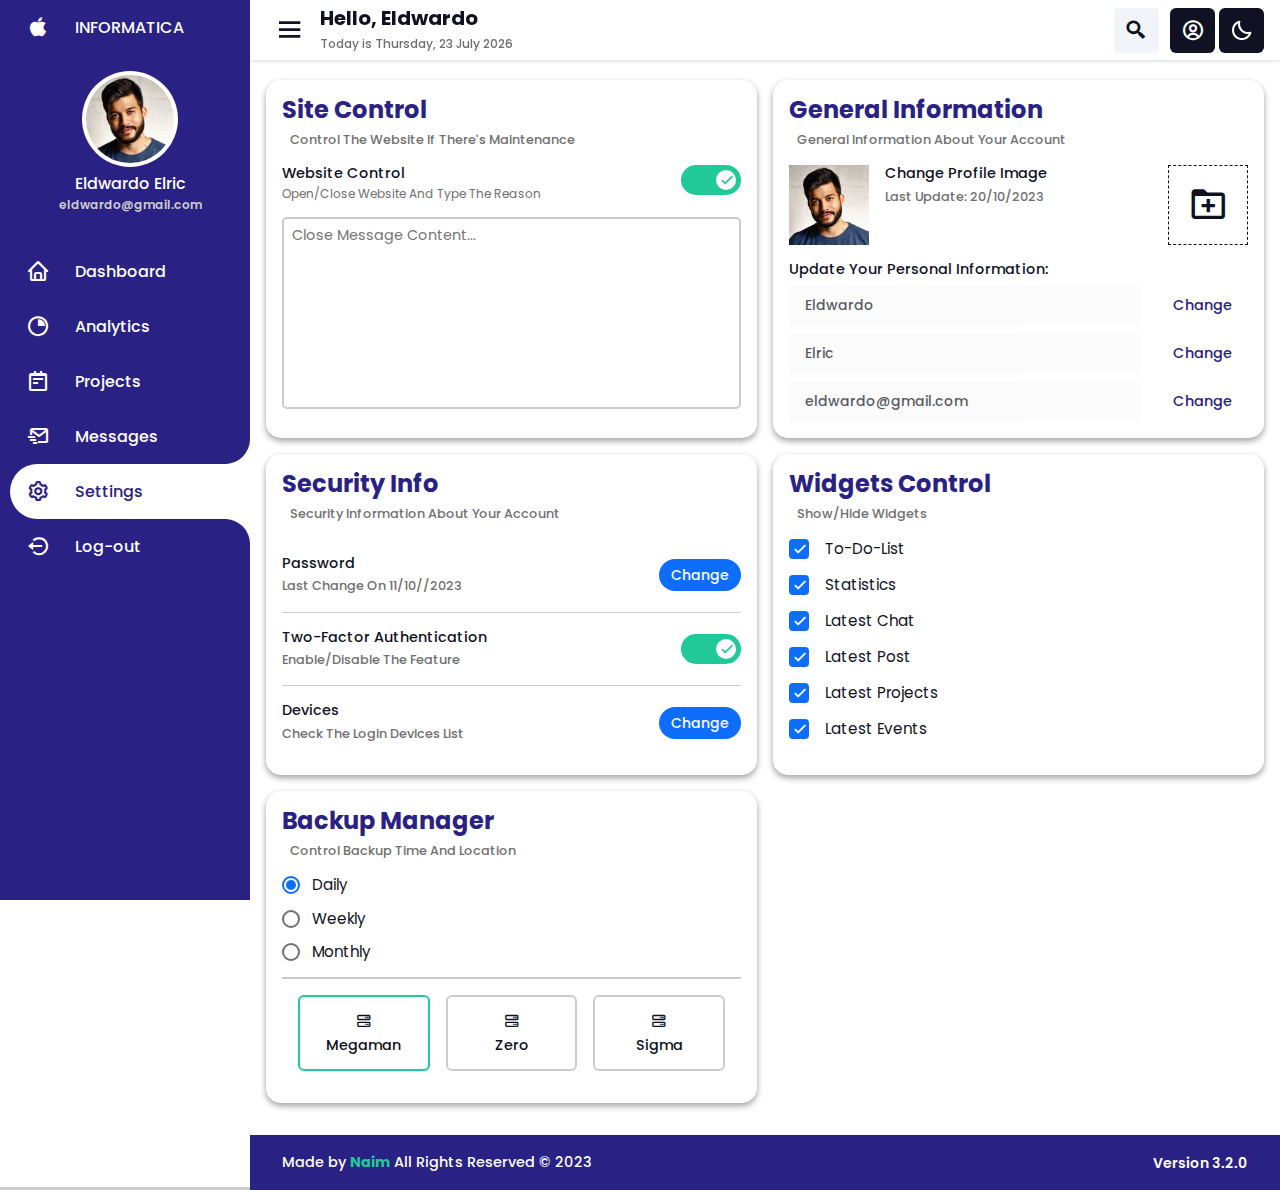
<file: settings.html>
<!DOCTYPE html>
<html lang="en">
  <head>
    <meta charset="UTF-8" />
    <meta http-equiv="X-UA-Compatible" content="IE=edge" />
    <meta name="viewport" content="width=device-width, initial-scale=1.0" />
    <title>Admin Dashboard | Settings</title>
    <meta name="description" content="Admin Dashboard | New Design" />
    <link rel="preconnect" href="https://fonts.googleapis.com" />
    <link rel="preconnect" href="https://fonts.gstatic.com" crossorigin />
    <link
      href="https://fonts.googleapis.com/css2?family=Poppins:ital,wght@0,100;0,200;0,300;0,400;0,500;0,600;0,700;0,800;0,900;1,100;1,300;1,400;1,500;1,700;1,800;1,900&display=swap"
      rel="stylesheet"
    />
    <link rel="stylesheet" href="css/boxicons.min.css" />
    <link rel="stylesheet" href="css/normalize.css" />
    <link rel="stylesheet" href="css/main.css" />
  </head>
  <body>
    <div class="preloader">
      <div class="wrapper">
        <div class="row first">
          <span style="--i: 0; order: 3"></span>
          <span style="--i: 1; order: 2"></span>
          <span style="--i: 2; order: 1"></span>
          <span style="--i: 3; order: 4"></span>
        </div>
        <div class="row second">
          <span style="--i: 4; order: 3"></span>
          <span style="--i: 5; order: 2"></span>
          <span style="--i: 6; order: 1"></span>
          <span style="--i: 7; order: 4"></span>
        </div>
      </div>
    </div>
    <div class="container">
      <!-- ===== LOGOUT POPUP ===== -->
      <div class="logout-pop">
        <header>
          <span>Admin Dashboard</span>
          <i class="bx bx-x-circle close-pop"></i>
        </header>
        <div class="body">
          <i class="bx bx-happy"></i>
          <h2>Thank You For Visiting This Website</h2>
          <p>Confirm Your Logout</p>
        </div>
        <footer>
          <input type="checkbox" id="ask" class="custom-check" />
          <label for="ask" class="custom-label">
            <span></span>
            Do not ask me again
          </label>
          <div class="btns">
            <button class="confirm">Confirm</button>
            <button class="close-pop">Cancel</button>
          </div>
        </footer>
      </div>
      <div class="page">
        <!-- ====== Navigation Sidebar ====== -->
        <nav class="navigation">
          <ul>
            <li class="logo">
              <a href="#">
                <span class="icon"><i class="bx bxl-apple"></i></span>
                <span class="title">INFORMATICA</span>
              </a>
              <div class="toggle">
                <i class="bx bx-menu"></i>
              </div>
            </li>

            <li class="profile">
              <a href="#">
                <img src="imgs/profile.jpg" alt="Profile image" />
                <span class="name">Eldwardo Elric</span>
                <span class="mail">eldwardo@gmail.com</span>
              </a>
            </li>

            <li>
              <a href="index.html">
                <span class="icon"><i class="bx bx-home"></i></span>
                <span class="title">Dashboard</span>
              </a>
            </li>

            <li>
              <a href="analytics.html">
                <span class="icon"><i class="bx bx-pie-chart"></i></span>
                <span class="title">Analytics</span>
              </a>
            </li>

            <li>
              <a href="projects.html">
                <span class="icon"><i class="bx bx-notepad"></i></span>
                <span class="title">Projects</span>
              </a>
            </li>

            <li>
              <a href="messages.html">
                <span class="icon"><i class="bx bx-mail-send"></i></span>
                <span class="title">Messages</span>
              </a>
            </li>

            <li class="hovered">
              <a href="settings.html">
                <span class="icon"><i class="bx bx-cog"></i></span>
                <span class="title">Settings</span>
              </a>
            </li>

            <li>
              <a href="#" class="logout-btn">
                <span class="icon"><i class="bx bx-log-out-circle"></i></span>
                <span class="title">Log-out</span>
              </a>
            </li>
          </ul>
        </nav>
        <!-- ====== Main Content ====== -->
        <main class="main fluid-main">
          <div class="main-content">
            <!-- --------- HEADER -------- -->
            <header class="topbar">
              <div class="left-content">
                <div class="toggle">
                  <i class="bx bx-menu"></i>
                </div>
                <div class="details">
                  <h2>Hello, Eldwardo</h2>
                  <p class="date">today is Monday, 20 October 2021</p>
                </div>
              </div>
              <div class="right-content">
                <div class="search">
                  <i class="bx bx-search-alt-2 search-icon"></i>
                  <div class="search-box">
                    <input
                      type="search"
                      class="search-input"
                      placeholder="Search Here..."
                    />
                    <button class="search-btn">Search</button>
                  </div>
                </div>
                <div class="user">
                  <i class="bx bx-user-circle user-icon"></i>
                  <ul class="user-list">
                    <li>
                      <a href="#">
                        <i class="bx bx-user"></i>
                        <span>Account</span>
                      </a>
                    </li>
                    <li>
                      <a href="#">
                        <i class="bx bx-lock"></i>
                        <span>Passwords</span>
                      </a>
                    </li>
                    <li>
                      <a href="#">
                        <i class="bx bx-group"></i>
                        <span>Customers</span>
                      </a>
                    </li>
                    <li>
                      <a href="#">
                        <i class="bx bx-calendar"></i>
                        <span>Calendar</span>
                      </a>
                    </li>
                    <li>
                      <a href="#">
                        <i class="bx bx-bar-chart-alt-2"></i>
                        <span>Statistics</span>
                      </a>
                    </li>
                  </ul>
                </div>
                <div class="mode">
                  <i class="bx bx-moon mode-icon"></i>
                </div>
              </div>
            </header>
            <!-- ----- SETTINGS PAGE ------ -->
            <section class="settings-pg">
              <div class="setting control">
                <header class="heading">
                  <h2 class="title">Site Control</h2>
                  <p class="info">Control The Website If There's Maintenance</p>
                </header>
                <div class="content">
                  <div class="check">
                    <div class="txt">
                      <div class="name">Website Control</div>
                      <div class="details">
                        Open/Close Website And Type The Reason
                      </div>
                    </div>
                    <input
                      type="checkbox"
                      id="control"
                      class="toggle-checkbox"
                      checked
                    />
                    <label for="control" class="toggle-label"> </label>
                  </div>
                  <textarea placeholder="Close Message Content..."></textarea>
                </div>
              </div>
              <div class="setting general">
                <header class="heading">
                  <h2 class="title">General Information</h2>
                  <p class="info">General Information About Your Account</p>
                </header>
                <div class="content">
                  <div class="profile-img">
                    <img src="imgs/profile.jpg" alt="profile image" />
                    <div class="txt">
                      <div class="name">Change Profile Image</div>
                      <p>Last Update: 20/10/2023</p>
                    </div>
                    <label for="profile">
                      <input type="file" id="profile" />
                    </label>
                  </div>
                  <div class="user-info">
                    <div class="name">Update Your Personal Information:</div>
                    <div class="username">
                      <div class="field first-name">
                        <input type="text" value="Eldwardo" disabled />
                        <button class="change-btn">Change</button>
                      </div>
                      <div class="field last-name">
                        <input type="text" value="Elric" disabled />
                        <button class="change-btn">Change</button>
                      </div>
                      <div class="field email">
                        <input
                          type="email"
                          value="eldwardo@gmail.com"
                          disabled
                        />
                        <button class="change-btn">Change</button>
                      </div>
                    </div>
                  </div>
                </div>
              </div>
              <div class="setting security">
                <header class="heading">
                  <h2 class="title">Security Info</h2>
                  <p class="info">Security Information About Your Account</p>
                </header>
                <div class="content">
                  <div class="field">
                    <div class="txt">
                      <div class="name">Password</div>
                      <p>Last Change On 11/10//2023</p>
                    </div>
                    <button class="change-btn">Change</button>
                  </div>
                  <div class="field">
                    <div class="txt">
                      <div class="name">Two-Factor Authentication</div>
                      <p>Enable/Disable The Feature</p>
                    </div>
                    <input
                      type="checkbox"
                      id="auth"
                      class="toggle-checkbox"
                      checked
                    />
                    <label for="auth" class="toggle-label"> </label>
                  </div>
                  <div class="field">
                    <div class="txt">
                      <div class="name">Devices</div>
                      <p>Check The Login Devices List</p>
                    </div>
                    <button class="change-btn">Change</button>
                  </div>
                </div>
              </div>
              <div class="setting widgets">
                <header class="heading">
                  <h2 class="title">Widgets Control</h2>
                  <p class="info">Show/Hide Widgets</p>
                </header>
                <div class="content">
                  <input
                    type="checkbox"
                    id="tod_"
                    class="custom-check"
                    checked
                  />
                  <label class="widget custom-label" for="todo">
                    <span></span>
                    To-Do-List
                  </label>
                  <input
                    type="checkbox"
                    id="stats"
                    class="custom-check"
                    checked
                  />
                  <label class="widget custom-label" for="stats">
                    <span></span>
                    Statistics
                  </label>
                  <input
                    type="checkbox"
                    id="chat"
                    class="custom-check"
                    checked
                  />
                  <label class="widget custom-label" for="chat">
                    <span></span>
                    Latest Chat
                  </label>
                  <input
                    type="checkbox"
                    id="post"
                    class="custom-check"
                    checked
                  />
                  <label class="widget custom-label" for="post">
                    <span></span>
                    Latest Post
                  </label>
                  <input
                    type="checkbox"
                    id="proj"
                    class="custom-check"
                    checked
                  />
                  <label class="widget custom-label" for="proj">
                    <span></span>
                    Latest Projects
                  </label>
                  <input
                    type="checkbox"
                    id="events"
                    class="custom-check"
                    checked
                  />
                  <label class="widget custom-label" for="events">
                    <span></span>
                    Latest Events
                  </label>
                </div>
              </div>
              <div class="setting backup">
                <header class="heading">
                  <h2 class="title">Backup Manager</h2>
                  <p class="info">Control Backup Time And Location</p>
                </header>
                <div class="content">
                  <div class="time">
                    <input
                      type="radio"
                      name="time"
                      id="day"
                      class="custom-radio"
                      checked
                    />
                    <label for="day" class="radio-label">Daily</label>
                    <input
                      type="radio"
                      name="time"
                      id="week"
                      class="custom-radio"
                    />
                    <label for="week" class="radio-label">Weekly</label>
                    <input
                      type="radio"
                      name="time"
                      id="month"
                      class="custom-radio"
                    />
                    <label for="month" class="radio-label">Monthly</label>
                  </div>
                  <div class="location">
                    <input
                      type="radio"
                      name="loc"
                      id="mega"
                      class="custom-radio"
                      checked
                    />
                    <label for="mega">
                      <i class="bx bx-server"></i>
                      <div>Megaman</div>
                    </label>
                    <input
                      type="radio"
                      name="loc"
                      id="zero"
                      class="custom-radio"
                    />
                    <label for="zero">
                      <i class="bx bx-server"></i>
                      <div>Zero</div>
                    </label>
                    <input
                      type="radio"
                      name="loc"
                      id="sigma"
                      class="custom-radio"
                    />
                    <label for="sigma">
                      <i class="bx bx-server"></i>
                      <div>Sigma</div>
                    </label>
                  </div>
                </div>
              </div>
            </section>
            <!-- --------- FOOTER -------- -->
            <footer class="footer">
              <p class="copyright">
                Made by <span>Naim</span> All Rights Reserved &copy; 2023
              </p>
              <span class="version">Version 3.2.0</span>
            </footer>
          </div>
        </main>
      </div>
    </div>
    <script src="js/share.js"></script>
  </body>
</html>
</file>
<file: css/main.css>
:root {
  --white: #fff;
  --white-grey: #ccc;
  --black: #101223;
  --main-bg: #f1f5f9;
  --sec-bg: #fff;
  --nav-bg: #2a2185;
  --nav-color: #fff;
  --blue: #2a2185;
  --cyan: #0d6efd;
  --teal: #20c997;
  --red: #dc3545;
  --orange: #fd7e14;
  --grey: #707070;
  --hd-shadow: 0 0 5px rgba(0, 0, 0, 0.2);
  --shadow: rgb(0 0 0 / 16%) 0px 3px 6px, rgb(0 0 0 / 23%) 0px 3px 6px;
}

*,
*::before,
*::after {
  padding: 0;
  margin: 0;
  box-sizing: border-box;
}

* {
  font-family: "Poppins", sans-serif;
}

body {
  font-family: "Poppins", sans-serif;
  overflow-x: hidden;
  color: var(--black);
}

body.dark {
  --main-bg: rgb(14 14 72);
  --nav-bg: rgb(14 14 72);
  --sec-bg: #0a1348;
  --white: rgb(0 0 49);
  --black: #fff;
  --blue: #f0f0f0;
  --grey: #ccc;
  --white-grey: #262b49;
  --hd-shadow: 0 0 6px rgba(95, 95, 95, 0.7);
  /* --shadow: rgba(95, 95, 95, 0.2) 0px 3px 6px, rgba(95, 95, 95, 0.2) 0px 3px 6px; */
}

ul {
  list-style: none;
}

a {
  text-decoration: none;
}

input,
textarea {
  color: var(--black);
  border: none;
  outline: none;
}

::placeholder {
  transition: all 0.3s ease;
}

:focus::placeholder {
  opacity: 0;
}

p {
  line-height: 1.5;
}

/* ***************************************  
   *********** DASHBOARD PAGE ************
   ***************************************
*/

.heading .title {
  margin-bottom: 0.4rem;
  color: var(--blue);
}

.heading .info {
  font-size: 0.8rem;
  font-weight: 500;
  padding-left: 0.5rem;
  color: var(--grey);
}

@media (max-width: 525px) {
  .heading .title {
    font-size: 1.2rem;
  }
}

/* ============= PRELOADER =========== */
.preloader {
  position: fixed;
  z-index: 99999;
  display: flex;
  justify-content: center;
  align-items: center;
  width: 100%;
  height: 100%;
  background: rgb(255 255 255 / 95%);
}

.preloader.hide {
  display: none;
}

.preloader .wrapper {
  display: flex;
  flex-direction: column;
  gap: 1px;
}
.preloader .row {
  display: flex;
  flex-direction: row-reverse;
  justify-content: space-between;
  flex-wrap: wrap;
  gap: 1px;
  width: 63px;
}

.preloader .row.second {
  flex-direction: row;
  flex-wrap: wrap-reverse;
  margin-top: -20px;
}

.preloader .row span {
  display: block;
  width: 20px;
  height: 20px;
  background: #02a3ff;
  opacity: 0.4;
  animation: animate 0.8s infinite linear;
  animation-delay: calc(var(--i) * 0.1s);
}

@keyframes animate {
  0% {
    opacity: 1;
  }

  80%,
  100% {
    opacity: 0.2;
  }
}

.container {
  display: flex;
  align-items: center;
  justify-content: center;
  width: 100%;
  min-height: 100vh;
  height: 100%;
  background: var(--main-bg);
}

.page {
  position: relative;
  max-width: 100%;
  width: 100%;
  min-height: 100vh;
  height: 100%;
  background: var(--white);
  /* border-radius: 25px; */
  overflow: hidden;
  box-shadow: rgb(0 0 0 / 40%) 0px 2px 4px 0px,
    rgb(0 0 0 / 30%) 0px 7px 13px -3px, rgb(0 0 0 / 20%) 0px -3px 0px 0px inset;
}

@media (max-width: 1199px) {
  .page {
    max-width: 100%;
    width: 100%;
    min-height: 100vh;
    border-radius: 0px;
  }
}

/* ========= Navigation Sidebar ========== */
.navigation {
  position: fixed;
  top: 0;
  left: 0;
  z-index: 202;
  width: 250px;
  height: 100%;
  background: var(--nav-bg);
  border-left: 10px solid var(--nav-bg);
  overflow: hidden;
  transition: all 0.5s ease;
}

.navigation.active {
  width: 75px;
}

.navigation ul {
  position: absolute;
  top: 0;
  left: 0;
  width: 100%;
}

.navigation ul li {
  position: relative;
  border-radius: 30px 0 0 30px;
}

.navigation ul li:not(.logo, .profile):hover,
.navigation ul li.hovered {
  background: var(--white);
}

.navigation ul li.logo {
  display: flex;
  justify-content: space-between;
  align-items: center;
}

.navigation ul li.logo a {
  pointer-events: none;
}

.navigation ul li.logo .toggle {
  display: none;
  width: 40px;
  height: 40px;
  font-size: 1.8rem;
  color: #fff;
  line-height: 40px;
  text-align: center;
  cursor: pointer !important;
}

.navigation ul li.profile {
  margin: 1rem 0 2rem;
}

.navigation ul li.profile a {
  display: flex;
  flex-direction: column;
  align-items: center;
}

.navigation ul li.profile img {
  width: 6rem;
  height: auto;
  padding: 4px;
  background: var(--white);
  border-radius: 50%;
  object-fit: cover;
  transition: all 0.5s ease;
}

.navigation.active ul li.profile img {
  width: 50px;
}

.navigation ul li.profile .name,
.navigation ul li.profile .mail {
  max-width: 100%;
  white-space: nowrap;
  overflow: hidden;
  transition: 0.5s ease;
}

.navigation ul li.profile .name {
  margin: 8px 0 5px;
}

.navigation ul li.profile .mail {
  font-size: 0.75rem;
  font-weight: 600;
  color: #ccc;
}

.navigation.active ul li.profile .name,
.navigation.active ul li.profile .mail {
  max-width: 0;
  transition-duration: 0.2s;
}

.navigation ul li a {
  position: relative;
  display: flex;
  font-weight: 500;
  color: var(--nav-color);
}

.navigation ul li:not(.logo, .profile):hover a,
.navigation ul li.hovered a {
  color: var(--blue);
}

.navigation ul li:not(.logo, .profile):hover a::before,
.navigation ul li.hovered a::before {
  content: "";
  position: absolute;
  top: -50px;
  right: 0;
  width: 50px;
  height: 50px;
  background: transparent;
  border-radius: 50%;
  box-shadow: 35px 35px 0 10px var(--white);
  pointer-events: none;
}

.navigation ul li:not(.logo, .profile):hover a::after,
.navigation ul li.hovered a::after {
  content: "";
  position: absolute;
  bottom: -50px;
  right: 0;
  width: 50px;
  height: 50px;
  background: transparent;
  border-radius: 50%;
  box-shadow: 35px -35px 0 10px var(--white);
  pointer-events: none;
}

.navigation ul li .icon {
  display: flex;
  min-width: 55px;
  height: 55px;
  align-items: center;
  justify-content: center;
  font-size: 1.5rem;
}

.navigation ul li .title {
  display: block;
  height: 55px;
  line-height: 55px;
  padding: 0 10px;
  white-space: nowrap;
}

@media (max-width: 1199px) {
  .navigation {
    height: 100vh;
    border-radius: 0;
  }
}

/* ========= Main Content ========== */
.main,
.main .main-content .topbar {
  left: 250px;
  display: flex;
  width: calc(100% - 250px);
  padding-right: 300px;
  transition: all 0.5s ease;
}
.main {
  position: relative;
}

.navigation.active ~ .main,
.navigation.active ~ .main .main-content .topbar {
  left: 75px;
  width: calc(100% - 75px);
}

.main .main-content {
  flex: 1;
}

@media (max-width: 991px) {
  .navigation {
    width: 75px;
  }

  .navigation.active {
    width: 250px;
  }

  .navigation ul li.logo .toggle {
    display: block;
  }

  .navigation ul li.profile .name,
  .navigation ul li.profile .mail {
    max-width: 0;
  }

  .navigation.active ul li.profile .name,
  .navigation.active ul li.profile .mail {
    max-width: 100%;
  }

  .navigation ul li.profile img {
    width: 50px;
  }

  .main,
  .main .main-content .topbar {
    width: calc(100% - 75px);
    left: 75px;
  }
}

@media (max-width: 1199px) {
  .main {
    padding-right: 0;
  }

  .main .main-content .topbar {
    padding-right: 10px !important;
  }
}

@media (max-width: 525px) {
  .navigation {
    left: -100%;
  }

  .navigation.active {
    width: 100%;
    left: 0;
  }

  .navigation.active ul li.profile .name,
  .navigation.active ul li.profile .mail {
    max-width: 100%;
  }

  .navigation.active ul li.profile img {
    width: 6rem;
  }

  .main,
  .main .main-content .topbar {
    width: 100%;
    left: 0;
  }

  .navigation.active ~ .main,
  .navigation.active ~ .main .main-content .topbar {
    width: 100%;
    left: 0;
  }
}

/* --------- HEADER --------- */

.main .main-content .topbar,
.main .topbar .left-content,
.main .topbar .right-content,
.main .topbar .toggle,
.main .topbar .search,
.main .topbar .search-box {
  display: flex;
  justify-content: center;
  align-items: center;
}

.main .main-content .topbar {
  position: fixed;
  z-index: 201;
  justify-content: space-between;
  height: 60px;
  padding: 0 1rem 0 10px;
  background: var(--white);
  box-shadow: var(--hd-shadow);
}

.main .topbar .toggle {
  width: 60px;
  height: 60px;
  font-size: 2rem;
  cursor: pointer;
}

.main .topbar .details h2 {
  font-size: 1.25rem;
  margin-bottom: 5px;
}

.main .topbar .details .date {
  font-size: 0.75rem;
  font-weight: 500;
  color: var(--grey);
}

.main .topbar .right-content {
  gap: 0.25rem;
}

.main .topbar .search {
  position: relative;
  height: 60px;
  width: 60px;
}

.main .topbar .search-icon {
  width: 45px;
  height: 45px;
  font-size: 1.4rem;
  font-weight: 600;
  background: var(--main-bg);
  line-height: 45px;
  text-align: center;
  border-radius: 4px;
  cursor: pointer;
  transition: all 0.4s ease;
}

.main .topbar .search-icon:hover {
  background: var(--blue);
  color: var(--white);
}

.main .topbar .search-box {
  position: absolute;
  right: 0;
  bottom: -50px;
  max-width: 0px;
  background: var(--blue);
  border-radius: 40px;
  overflow: hidden;
  transition: all 0.4s ease;
}

.main .topbar .search-box.show {
  max-width: 350px;
}

.main .topbar .search-input {
  width: 250px;
  height: 40px;
  padding: 0 0.5rem 0 1rem;
  font-size: 0.95rem;
  background: var(--blue);
  color: var(--white-grey);
}

.main .topbar .search-input::placeholder {
  color: var(--white-grey);
}

.main .topbar .search-btn {
  height: 40px;
  padding: 0 1rem;
  font-size: 0.95rem;
  font-weight: 500;
  background: var(--white);
  color: var(--black);
  border: 2px solid var(--blue);
  border-radius: 40px;
  cursor: pointer;
}

.main .topbar .user {
  position: relative;
}

.main .topbar .user .user-icon,
.main .topbar .mode .mode-icon {
  width: 45px;
  height: 45px;
  font-size: 1.5rem;
  background: var(--black);
  color: var(--white);
  border-radius: 6px;
  line-height: 45px;
  text-align: center;
  cursor: pointer;
}

.main .user .user-list {
  position: absolute;
  top: 80px;
  right: 0;
  z-index: 10;
  width: 155px;
  padding: 1rem;
  background: var(--white);
  border-top: 2px solid var(--grey);
  opacity: 0;
  pointer-events: none;
  box-shadow: 0 10px 15px rgb(0 0 0 / 20%);
  transition: 0.4s ease-in-out;
}

.main .user-icon.show-list ~ .user-list {
  top: 55px;
  opacity: 1;
  pointer-events: auto;
}

.main .user-list li a {
  display: flex;
  align-items: center;
  height: 40px;
  color: var(--black);
  white-space: nowrap;
}

.main .user-list li a i {
  margin-right: 10px;
  font-size: 1.1rem;
}

.main .user-list li a:hover span {
  font-weight: 500;
  color: var(--blue);
  text-decoration: underline;
}

@media (max-width: 525px) {
  .main .topbar .details {
    display: none;
  }

  .main .topbar .search-box {
    right: -80px;
  }
}

@media (max-width: 300px) {
  .main .topbar .search-box.show {
    max-width: 250px;
  }

  .main .topbar .search-input {
    max-width: 65%;
  }
}

/* -------- BANNER ------- */
.admin-content {
  padding: 6rem 1rem 0;
}

.banner {
  display: grid;
  grid-template-columns: repeat(4, 1fr);
  gap: 1rem;
  width: 100%;
}

.banner .card {
  display: flex;
  justify-content: space-between;
  align-items: center;
  gap: 0.5rem;
  padding: 1rem;
  background: var(--sec-bg);
  border-radius: 20px;
  box-shadow: var(--shadow);
  cursor: pointer;
}

.banner .card:hover {
  background: var(--blue);
}

.banner .card .number {
  font-size: 1.6rem;
  font-weight: 500;
  color: var(--blue);
}

.banner .card:hover .number,
.banner .card:hover .name,
.banner .card:hover .card-icon {
  color: var(--white);
}

.banner .card .name {
  margin: 6px 0;
  font-size: 0.95rem;
  font-weight: 500;
  color: var(--grey);
}

.banner .card .grow {
  display: flex;
  align-items: center;
  font-weight: 500;
  color: var(--teal);
}

.banner .card:nth-child(2) .grow {
  color: var(--red);
}

.banner .card .grow i {
  margin-right: 5px;
}

.banner .card .card-icon {
  font-size: 2rem;
  color: var(--grey);
}

@media (max-width: 767px) {
  .banner {
    grid-template-columns: repeat(2, 1fr);
  }
}

@media (max-width: 525px) {
  .banner {
    grid-template-columns: 1fr;
  }
}

.main-content .features {
  margin-top: 3rem;
}

.main-content .task-order {
  display: grid;
  grid-template-columns: repeat(auto-fill, minmax(20rem, 1fr));
  gap: 1rem;
  width: 100%;
}

.main-content .todo-list {
  max-height: 300px;
  background: var(--sec-bg);
  border-radius: 10px;
  box-shadow: var(--shadow);
  overflow: hidden;
}

.todo-list .app {
  position: relative;
  width: 100%;
  height: 100%;
}

.todo-list header {
  padding: 1rem 1rem;
}

.todo-list .heading {
  display: flex;
  justify-content: space-between;
  align-items: center;
}

.todo-list header .date {
  font-size: 0.75rem;
  font-weight: 500;
  color: var(--grey);
}

.todo-list header p {
  padding-left: 0.5rem;
  margin-top: 0.5rem;
  font-size: 0.8rem;
  font-weight: 500;
  color: var(--grey);
}

.todo-list form,
.todo-list form .task-input,
.todo-list .input-box,
.todo-list #add-btn,
.tasks .task,
.todo-list .task .task-field,
.todo-list .task .btns {
  display: flex;
}

.todo-list form {
  flex-direction: column;
  padding: 1px 2px 1px 0;
  overflow: hidden;
  box-shadow: var(--hd-shadow);
}

.todo-list .input-box {
  align-items: center;
  width: 100%;
  height: 45px;
  padding: 0 1rem;
}

.todo-list .input-box input {
  width: 100%;
  height: 100%;
  padding-left: 1rem;
  font-family: "Poppins", sans-serif !important;
  font-size: 0.95rem;
  font-weight: 500;
  background: var(--sec-bg);
  color: var(--black);
  border: none;
  outline: none;
}

.todo-list .input-box input::placeholder {
  color: var(--grey);
}

.todo-list #add-btn {
  align-items: center;
  padding: 0 1rem;
  font-size: 0.95rem;
  font-weight: 600;
  background: var(--blue);
  color: var(--white);
  border: none;
  border-radius: 4px;
  text-transform: uppercase;
  cursor: pointer;
  transition: all 0.4s ease-in-out;
}

.todo-list #add-btn i {
  margin-right: 5px;
}

.todo-list #add-btn:hover {
  transform: scale(0.95);
}

.todo-list form .info,
.task .tooltip {
  max-height: 0;
  font-size: 0.7rem;
  font-weight: 500;
  padding-left: 1.5rem;
  color: var(--red);
  /* overflow: hidden; */
  transition: all 0.2s ease-in-out;
}

.todo-list form .info.show,
.task .tooltip.show {
  max-height: 60px;
}

.todo-list .tasks {
  list-style: none;
  max-height: 10rem;
  padding: 0.5rem 2px 1rem;
  margin-top: 5px;
  overflow-y: auto;
}

.todo-list .tasks::-webkit-scrollbar {
  width: 6px;
}

.todo-list .tasks::-webkit-scrollbar-thumb {
  background: var(--blue);
  border-radius: 25px;
}

.todo-list .tasks .display-msg {
  display: none;
  padding: 0 1rem;
  font-size: 0.9rem;
  text-align: center;
}

.todo-list .tasks .display-msg.show {
  display: block;
}

.todo-list .tasks .display-msg i {
  margin-left: 0.25rem;
  color: var(--blue);
}

.todo-list .tasks .task {
  position: relative;
  align-items: center;
  padding: 0 0.5rem;
  background: var(--main-bg);
}

.todo-list .task:not(:last-child) {
  border-bottom: 3px solid var(--white);
}

.todo-list .task .task-field {
  flex-direction: column;
  width: 100%;
  height: 45px;
  overflow: hidden;
}

.todo-list .task input {
  width: 100%;
  height: 100%;
  padding: 0 1rem;
  font-size: 0.95rem;
  font-weight: 500;
  background: rgb(48 15 120 / 90%);
  color: #fff;
  border: none;
  border-left: 2px solid var(--white);
  outline: none;
  transition: all 0.3s ease;
}

.todo-list .task input:read-only {
  background: transparent;
  color: var(--black);
  border: none;
  pointer-events: auto !important;
  cursor: pointer;
}

.todo-list .task.completed input {
  color: var(--grey);
}

.todo-list .task .btns {
  align-items: center;
}

.todo-list .task i {
  width: 30px;
  height: 30px;
  font-size: 18px;
  line-height: 30px;
  text-align: center;
  cursor: pointer;
  transition: all 0.3s ease;
}

.todo-list .task i:hover {
  transform: scale(1.2);
}

.todo-list .task.completed .check-btn {
  color: #24d824;
  transform: scale(1.2);
}

.todo-list .task .edit-btn {
  color: var(--cyan);
}

.todo-list .task.completed .edit-btn {
  color: rgb(0 0 0 / 40%);
  pointer-events: none;
}

.todo-list .task .del-btn {
  color: var(--red);
}

.todo-list .task .tooltip {
  color: var(--red);
}

.tasks .task-content {
  position: absolute;
  top: 10px;
  left: 50%;
  z-index: 10;
  width: 80%;
  padding: 0.5rem;
  font-size: 0.9rem;
  font-weight: 500;
  background: var(--white);
  color: #6f6f6f;
  border-radius: 6px;
  opacity: 0;
  pointer-events: none;
  transform: translateX(-50%) scale(0.85);
  text-align: center;
  box-shadow: rgb(0 0 0 / 9%) 0px 2px 1px 0px, rgb(0 0 0 / 9%) 0px 4px 2px 0px,
    rgb(0 0 0 / 9%) 0px 8px 4px 0px, rgb(0 0 0 / 9%) 0px 16px 8px 0px,
    rgb(0 0 0 / 9%) 0px 32px 16px 0px;
  transition: all 0.3s ease-in-out;
}

.todo-list .task-content.show {
  opacity: 1;
  pointer-events: auto;
  transform: translateX(-50%) scale(1);
}

.todo-list .task-content i {
  position: absolute;
  right: 5px;
  top: 5px;
  font-size: 1.1rem;
  color: var(--red);
  cursor: pointer;
  transition: all 0.4s ease;
}

.todo-list .task-content i:hover {
  transform: scale(1.2);
}

.statistics {
  max-height: 300px;
  padding: 1rem 0.75rem;
  background: var(--sec-bg);
  border-radius: 10px;
  overflow: hidden;
  box-shadow: var(--shadow);
}

.statistics header {
  position: relative;
  z-index: 1;
  display: flex;
  gap: 0.5rem;
  margin-bottom: 2rem;
}

.statistics header button {
  width: 50%;
  padding: 1rem 0;
  font-size: 1rem;
  font-weight: 600;
  background: transparent;
  color: var(--blue);
  border: none;
  border-radius: 10px;
  outline: none;
  cursor: pointer;
}

.statistics header button.active {
  color: var(--white);
}

.statistics header .switch {
  position: absolute;
  left: 0;
  top: 0;
  z-index: -1;
  width: 50%;
  height: 100%;
  background: var(--blue);
  border-radius: 10px;
  transition: 0.3s ease-in-out;
}

.statistics header.active .switch {
  left: 50%;
}

.statistics .stats,
.statistics .customers {
  display: none;
  height: calc(100% - 5rem);
  overflow-y: auto;
}

.statistics .stats.show,
.statistics .customers.show {
  display: block;
}

.statistics .list::-webkit-scrollbar {
  width: 7px;
}

.statistics .list::-webkit-scrollbar-thumb {
  background: #d1d1d1;
  border-radius: 25px;
}

.statistics .list::-webkit-scrollbar-track {
  background: var(--main-bg);
}

.statistics .list::-webkit-scrollbar-thumb:hover {
  background: #8f8f8f;
}

.stat-list {
  display: flex;
  flex-wrap: wrap;
  gap: 1rem;
  padding: 1rem;
}

.stat-list li {
  width: calc(50% - 0.5rem);
}

.stat-list li .title {
  font-weight: 600;
  color: var(--blue);
}

.stat-list li .nb,
.stat-list .nb span:first-child {
  display: flex;
  align-items: center;
}

.stat-list li .nb {
  justify-content: space-between;
  margin: 10px 0 8px;
  font-weight: 500;
}

.stat-list .nb span:first-child {
  padding: 3px 4px;
  font-size: 0.7rem;
  color: #fff;
}

.stat-list li:first-child .nb span:first-child,
.stat-list li:first-child .progress span {
  background: var(--teal);
}
.stat-list li:nth-child(2) .nb span:first-child,
.stat-list li:nth-child(2) .progress span {
  background: var(--red);
}
.stat-list li:nth-child(3) .nb span:first-child,
.stat-list li:nth-child(3) .progress span {
  background: var(--cyan);
}
.stat-list li:last-child .nb span:first-child,
.stat-list li:last-child .progress span {
  background: var(--orange);
}

.stat-list .nb span:last-child {
  font-size: 0.9rem;
}

.stat-list .progress {
  position: relative;
  width: 100%;
  height: 4px;
  background: #ccc;
}

.stat-list .progress span {
  position: absolute;
  left: 0;
  height: 100%;
}

.customers li {
  display: flex;
  align-items: center;
  padding: 0.25rem 0.5rem;
  margin-bottom: 0.5rem;
  cursor: pointer;
}

.customers li:hover {
  background: var(--blue);
}

.customers li:last-child {
  margin-bottom: none;
}

.customers li .img {
  width: 50px;
  height: 50px;
  margin-right: 1rem;
  border: 3px solid var(--white);
  border-radius: 50%;
  overflow: hidden;
}

.customers img {
  width: 100%;
  height: 100%;
  border-radius: 50%;
  object-fit: cover;
}

.customers .text .name {
  font-size: 0.9rem;
  font-weight: 600;
}

.customers .text .country {
  margin-top: 5px;
  font-size: 0.875rem;
  font-weight: 500;
  color: var(--grey);
}

.customers li:hover .name,
.customers li:hover .contact {
  color: var(--white);
}

.customers li:hover .country {
  color: var(--white-grey);
}

.customers .contact {
  margin-left: auto;
  font-size: 1.5rem;
  color: var(--blue);
}

.orders {
  flex: 1;
  display: grid;
  min-height: 400px;
  padding: 1rem;
  margin-top: 2rem;
  background: var(--sec-bg);
  border-radius: 20px;
  box-shadow: var(--shadow);
}

.orders header {
  display: flex;
  justify-content: space-between;
  align-items: flex-start;
  margin-bottom: 1rem;
}

.orders header .view-btn {
  display: block;
  padding: 0.5rem 0.75rem;
  font-size: 0.875rem;
  font-weight: 500;
  background: var(--blue);
  color: var(--white);
  border-radius: 6px;
  transition: all 0.3s ease;
}

.orders header .view-btn:hover {
  transform: scale(0.95);
}

.orders .table-container {
  display: grid;
  max-width: 1000px;
  overflow-x: auto;
}

.orders .table-container::-webkit-scrollbar {
  height: 7px;
}

.orders .table-container::-webkit-scrollbar-thumb {
  background: #d1d1d1;
  border-radius: 25px;
}

.orders .table-container::-webkit-scrollbar-track {
  background: var(--main-bg);
}

.orders .table-container::-webkit-scrollbar-thumb:hover {
  background: #8f8f8f;
}

.orders table {
  width: 100%;
  border: 1px solid rgb(0 0 0 / 10%);
  border-top: none;
  border-collapse: collapse;
}

.orders table thead {
  background: var(--cyan);
  color: #fff;
}

.orders table th {
  padding: 10px;
  text-align: start;
}

.orders table tr {
  border-bottom: 1px solid rgb(0 0 0 / 10%);
}

.orders table tbody tr:last-child {
  border-bottom: none;
}

.orders table tbody tr:hover {
  background: var(--blue);
  color: var(--white);
}

.orders table tbody tr td:first-child {
  font-weight: 500;
}

.orders table td {
  padding: 12px;
  font-size: 0.9rem;
  white-space: nowrap;
}

.orders table td:not(:last-child) {
  border-right: 1px solid rgb(0 0 0 / 10%);
}

.orders table .status {
  display: block;
  width: 5rem;
  padding: 5px 0;
  font-size: 14px;
  color: #fff;
  border-radius: 6px;
  text-align: center;
}

.orders table .delivered {
  background: #24d824;
}

.orders table .pending {
  background: var(--orange);
}

.orders table .return {
  background: var(--cyan);
}

.orders table .progress {
  background: var(--teal);
}

@media (max-width: 360px) {
  .stat-list {
    flex-direction: column;
  }

  .stat-list li {
    width: 100%;
  }
}

@media (max-width: 525px) {
  .main-content .task-order {
    grid-template-columns: repeat(auto-fill, minmax(15rem, 1fr));
  }
  .main .todo-list header {
    flex-direction: column;
    gap: 0.5rem;
    text-align: center;
  }
}

@media (max-width: 991px) {
  .main-content .features {
    grid-template-columns: 1fr;
  }
}

@media (max-width: 991px) {
  .statistics .stats .stat {
    width: calc(100% / 3 - 0.75rem);
  }
}

@media (max-width: 767px) {
  .statistics .stats .stat {
    width: calc(100% / 2 - 0.5rem);
  }
}

@media (max-width: 525px) {
  .statistics .stats .stat {
    width: 100%;
    align-items: center;
  }
}

.extra-content {
  display: grid;
  grid-template-columns: repeat(auto-fit, minmax(20rem, 1fr));
  gap: 1rem;
  margin-top: 2rem;
}

.extra-content .section {
  position: relative;
  padding: 1rem;
  background: var(--sec-bg);
  border-radius: 15px;
  box-shadow: var(--shadow);
}

.latest-chat .chat-head,
.latest-post .post-head {
  display: flex;
  justify-content: space-between;
  align-items: center;
  padding-bottom: 0.5rem;
  margin: 1.5rem 0 0.5rem;
  border-bottom: 1px solid #ccc;
}

.latest-chat .customer,
.latest-post .admin {
  display: flex;
  align-items: center;
}

.latest-chat .customer img {
  width: 3.5rem;
  height: 3.5rem;
  margin-right: 0.5rem;
  border-radius: 50%;
  object-fit: cover;
}

.latest-chat .details div:first-child,
.latest-post .details div:first-child {
  font-size: 0.9rem;
  font-weight: 500;
  margin-bottom: 5px;
  color: var(--black);
}

.latest-chat .details div:last-child,
.latest-post .details div:last-child {
  font-size: 0.8rem;
  font-weight: 600;
  color: var(--grey);
}

.latest-chat .status {
  display: block;
  width: 10px;
  height: 10px;
  background: var(--teal);
  border-radius: 50%;
}

.latest-chat .chat-body {
  max-height: 250px;
  overflow-y: auto;
  padding: 0.5rem 1rem 4rem;
}

.chat-body::-webkit-scrollbar {
  width: 6px;
}

.chat-body::-webkit-scrollbar-thumb {
  background: #695cfe;
  border-radius: 25px;
}

.latest-chat .chat {
  display: flex;
  margin: 1rem 0;
}

.latest-chat .chat span {
  align-self: flex-end;
  display: flex;
  justify-content: center;
  align-items: center;
  width: 2.5rem;
  height: 2.5rem;
  font-size: 1.4rem;
  background: #695cfe;
  color: #fff;
  border-radius: 50%;
  margin: 0 10px;
}

.latest-chat .outgoing {
  justify-content: flex-end;
}

.latest-chat .incoming span {
  background: none;
}

.latest-chat .incoming img {
  width: 2.5rem;
  height: 2.5rem;
  border-radius: 50%;
  object-fit: cover;
}

.latest-chat .chat p {
  max-width: 75%;
  padding: 0.75rem 1rem;
  font-size: 0.9rem;
  background: #695cfe;
  color: #fff;
  border-radius: 10px 10px 0 10px;
  word-wrap: break-word;
  line-height: 1.5;
}

.latest-chat .chat.incoming p.error {
  color: #721c24;
  background: #f8d7da;
}

.latest-chat .chat.incoming p {
  background: #f2f2f2;
  color: #191919;
  border-radius: 10px 10px 10px 0;
}

.latest-chat .chat-input {
  position: absolute;
  bottom: 0;
  left: 0;
  display: flex;
  gap: 5px;
  width: 100%;
  padding: 5px 20px;
  background: #fff;
  border-top: 1px solid #ccc;
  border-radius: 0 0 15px 15px;
}

.latest-chat .chat-input textarea {
  width: 100%;
  height: 55px;
  max-height: 100px;
  padding: 1rem 1rem 1rem 0;
  font-size: 0.95rem;
  border: none;
  outline: none;
  resize: none;
}

.latest-chat .chat-input span {
  align-self: flex-end;
  height: 55px;
  font-size: 1.1rem;
  color: #695cfe;
  line-height: 55px;
  cursor: pointer;
}

.latest-post .post-head .user-icon {
  font-size: 2rem;
  margin-right: 0.5rem;
}

.latest-post .post-head .more-icon {
  cursor: pointer;
}

.latest-post .post-body {
  padding: 1rem;
  border-bottom: 1px solid #ddd;
}

.latest-post .post-body p {
  margin-bottom: 1rem;
  font-size: 0.9rem;
  font-weight: 500;
}

.latest-post .post-body img {
  width: 100%;
  max-height: 12rem;
  border-radius: 10px;
  object-fit: cover;
}

.latest-post .post-foot {
  padding: 0.5rem 1rem 0;
}
.latest-post .reacts,
.latest-post .likes,
.latest-post .likes span,
.latest-post .comment {
  display: flex;
  align-items: center;
}
.latest-post .reacts {
  justify-content: space-between;
  margin-bottom: 0.5rem;
}

.latest-post .likes span {
  gap: 3px;
  margin-right: 0.75rem;
  font-weight: 500;
}

.latest-post .comment-btn {
  font-size: 1.3rem;
  cursor: pointer;
}

.latest-post .comment-btn i {
  transition: all 0.3s ease;
}

.latest-post .comment-btn i.active {
  transform: rotate(180deg);
}

.latest-post .comments {
  max-height: 0;
  overflow: hidden;
  transition: all 0.3s ease;
}

.latest-post .comments.show {
  max-height: 5rem;
}

.latest-post .comment img {
  align-self: flex-start;
  width: 2rem;
  height: 2rem;
  margin-right: 0.5rem;
  border-radius: 50%;
  object-fit: cover;
}

.latest-post .comment .content {
  padding: 8px 12px;
  background: var(--main-bg);
  border-radius: 4px;
}

.latest-post .comment .name {
  display: block;
  margin-bottom: 0.25rem;
  font-size: 0.9rem;
  font-weight: 600;
}

.latest-post .comment p {
  font-size: 0.85rem;
}

/* -------- PROJECTS -------- */
.extra-content .projects {
  padding: 0;
  margin-top: 1rem;
  overflow: hidden;
}

.projects .wrapper {
  height: 280px;
  font-size: 0;
  white-space: nowrap;
  transition: all 0.3s ease;
}

.projects .wrapper.dragging {
  cursor: grab;
}

.projects .project {
  position: relative;
  display: inline-block;
  width: 100%;
  height: 100%;
  font-size: 1rem;
  white-space: normal;
  overflow: hidden;
}

.projects .project .img {
  height: 100%;
}

.projects .project img {
  width: 100%;
  height: 100%;
  object-fit: cover;
}

.wrapper.dragging .project,
.wrapper.dragging .project .img,
.wrapper.dragging .project img {
  cursor: grab;
}

.projects .project .text {
  position: absolute;
  bottom: 0;
  width: 100%;
  background: var(--white);
}

.projects .project .title {
  padding: 0.75rem 1rem;
  font-size: 1.3rem;
  font-weight: 600;
  background: var(--nav-bg);
  color: #fff;
}

.projects .project .info {
  max-height: 0;
  transition: max-height 0.4s linear;
}

.projects .project:hover .info {
  max-height: 300px;
}

.projects .project .details {
  padding: 1rem;
}

.projects .project .info p {
  font-size: 0.95rem;
  line-height: 1.6;
}

.projects .project .btns {
  display: flex;
  justify-content: space-around;
  gap: 1rem;
  margin-top: 1rem;
}

.projects .project .btns a {
  display: flex;
  align-items: center;
  gap: 4px;
  padding: 0.75rem 1rem;
  font-size: 0.95rem;
  font-weight: 500;
  background: var(--blue);
  color: var(--white);
  border-radius: 6px;
  transition: all 0.3s ease;
}

.projects .project .btns a:hover,
.projects .cntrl .btn:hover {
  background: var(--teal);
}

.projects .cntrl {
  display: flex;
  justify-content: space-between;
  padding: 0.5rem 1rem;
}

.projects .cntrl .btn {
  display: flex;
  justify-content: center;
  align-items: center;
  width: 30px;
  height: 30px;
  background: var(--blue);
  color: var(--white);
  border-radius: 50%;
  cursor: pointer;
  transition: all 0.3s ease;
}

.latest-events {
  overflow: hidden;
}

.latest-events .events::-webkit-scrollbar {
  width: 5px;
}

.latest-events .events::-webkit-scrollbar-thumb {
  background: #d1d1d1;
  border-radius: 25px;
}

.latest-events .events::-webkit-scrollbar-thumb:hover {
  background: #8f8f8f;
}

.latest-events .events::-webkit-scrollbar-track {
  background: var(--white);
}

.latest-events .events {
  max-height: 320px;
  padding: 0 0.5rem;
  margin-top: 1rem;
  overflow-y: auto;
}

.latest-events .event {
  position: relative;
  margin-bottom: 1rem;
  overflow: hidden;
  box-shadow: rgb(100 100 111 / 20%) 0px 7px 29px 0px;
}

.latest-events .events .event img {
  max-width: 100%;
  object-fit: cover;
}
.latest-events .events .txt {
  position: absolute;
  left: 0;
  bottom: 0;
  padding: 0.5rem 1rem;
  background: var(--white);
}
.latest-events .events .txt a {
  font-size: 0.9rem;
  font-weight: 500;
  color: var(--black);
}

.latest-events .events .txt a:hover {
  color: var(--cyan);
  text-decoration: underline;
}

.latest-events .events .txt .date {
  margin-top: 8px;
  font-size: 0.8rem;
  font-weight: 600;
  color: var(--grey);
  text-align: right;
}

@media (max-width: 525px) {
  .extra-content {
    grid-template-columns: repeat(auto-fill, minmax(15rem, 1fr));
  }
}

/* -------- SOCIAL --------- */
.social {
  display: flex;
  justify-content: center;
  gap: 1rem;
  width: 100%;
  margin: 2rem 0;
}

.social li a {
  position: relative;
}

.social li a i {
  display: inline-flex;
  justify-content: center;
  align-items: center;
  width: 3rem;
  height: 3rem;
  font-size: 1.5rem;
  font-weight: 600;
  background: #fff;
  border-radius: 50%;
  box-shadow: rgb(0 0 0 / 40%) 0px 2px 4px 0px,
    rgb(0 0 0 / 30%) 0px 7px 13px -3px, rgb(0 0 0 / 20%) 0px -3px 0px 0px inset;
}

.social li.facebook a i {
  color: #3b5999;
}

.social li.twitter a i {
  color: #46c1f6;
}

.social li.instagram a i {
  color: #e1306c;
}

.social li.youtube a i {
  color: #de463b;
}

.social li .tip {
  position: absolute;
  top: -30px;
  left: 50%;
  padding: 0.5rem;
  font-size: 0.9rem;
  font-weight: 500;
  color: #fff;
  border-radius: 40px;
  opacity: 0;
  pointer-events: none;
  transform: translateX(-50%);
  transition: all 0.5s cubic-bezier(0.68, -0.55, 0.265, 1.55);
}

.social li a:hover .tip {
  top: -70px;
  opacity: 1;
  pointer-events: auto;
}

.social li .tip::before {
  content: "";
  position: absolute;
  bottom: -6px;
  left: 50%;
  width: 12px;
  height: 12px;
  background: inherit;
  transform: translateX(-50%) rotate(45deg);
}

.social .facebook .tip {
  background: #3b5999;
}

.social .twitter .tip {
  background: #46c1f6;
}

.social .instagram .tip {
  background: #e1306c;
}

.social .youtube .tip {
  background: #de463b;
}

/* -------- FOOTER -------- */
.footer {
  display: flex;
  justify-content: space-between;
  align-items: center;
  flex-wrap: wrap;
  gap: 1rem;
  padding: 1rem 2rem;
  background: var(--nav-bg);
}

.footer .copyright {
  font-size: 0.9rem;
  font-weight: 500;
  color: #fff;
  text-align: center;
  line-height: 1.6;
}

.footer .copyright span {
  font-weight: bold;
  color: var(--teal);
}

.footer .version {
  font-size: 0.875rem;
  font-weight: 600;
  color: #fff;
}

@media (max-width: 767px) {
  .footer {
    justify-content: center;
  }
}
/* -------- MAIN ASIDE -------- */

.main .main-aside {
  position: fixed;
  top: 80px;
  right: 10px;
  z-index: 200;
  width: 280px;
  height: calc(100vh - 105px);
  padding: 0.5rem 1rem 1rem;
  background: var(--white);
  border-radius: 25px 0 25px 25px;
  box-shadow: rgb(0 0 0 / 9%) 0px 2px 1px 0px, rgb(0 0 0 / 9%) 0px 4px 2px 0px,
    rgb(0 0 0 / 9%) 0px 8px 4px 0px, rgb(0 0 0 / 9%) 0px 16px 8px 0px,
    rgb(0 0 0 / 9%) 0px 32px 16px 0px;
  overflow-y: auto;
}

.main .main-aside::-webkit-scrollbar {
  width: 5px;
}

.main .main-aside::-webkit-scrollbar-thumb {
  background: #d1d1d1;
  border-radius: 25px;
}

.main .main-aside::-webkit-scrollbar-thumb:hover {
  background: #8f8f8f;
}

.main .main-aside::-webkit-scrollbar-track {
  background: var(--white);
}

.main-aside header {
  position: relative;
  display: flex;
  justify-content: space-between;
  align-items: center;
  color: var(--blue);
}

.main-aside .note-icon {
  position: relative;
  width: 45px;
  height: 45px;
  font-size: 1.2rem;
  background: var(--black);
  color: var(--white);
  border-radius: 6px;
  line-height: 45px;
  text-align: center;
  cursor: pointer;
}

.main-aside .note-icon::before {
  content: "";
  position: absolute;
  top: 10px;
  right: 15px;
  width: 10px;
  height: 10px;
  background: #ff0000;
  border: 1px solid var(--white);
  border-radius: 50%;
}

.main-aside .notes-list {
  position: absolute;
  top: 70px;
  left: 0;
  width: 100%;
  padding: 1rem;
  background: var(--white);
  border-radius: 10px;
  opacity: 0;
  pointer-events: none;
  box-shadow: 0 0 15px rgb(0 0 0 / 20%);
  z-index: 12;
  transition: opacity 0.3s ease, top 0.4s ease;
}

.main-aside .note-icon.show-list ~ .notes-list {
  top: 50px;
  opacity: 1;
  pointer-events: auto;
}

.main-aside .notes-list li {
  display: flex;
  margin-bottom: 0.75rem;
}

.main-aside .notes-list li.logo {
  margin-bottom: 1.5rem;
}

.main-aside .notes-list li.logo i {
  font-size: 2.5rem;
  color: var(--blue);
}

.main-aside .notes-list li i {
  margin-right: 0.75rem;
  font-size: 1.1rem;
  color: var(--black);
}

.main-aside .notes-list li > a {
  color: var(--black);
  font-size: 0.85rem;
  font-weight: 500;
  line-height: 1.6;
}

.main-aside .notes-list li .more {
  color: var(--cyan);
  text-decoration: underline;
  cursor: pointer;
}

.main-aside .calendar {
  max-width: 100%;
  margin: 1rem 0;
  background: var(--main-bg);
  border-radius: 20px;
  overflow: hidden;
  user-select: none;
}

.main-aside .calendar header,
.calendar .month,
.calendar .year,
.calendar .week,
.calendar .control {
  display: flex;
  justify-content: center;
  align-items: center;
}

.main-aside .calendar header {
  justify-content: space-between;
  margin-bottom: 1rem;
}

.calendar .month,
.calendar .year {
  width: 100px;
  height: 40px;
  font-size: 0.875rem;
  font-weight: 500;
  background: var(--blue);
  color: var(--white);
  text-shadow: 0 -1px 0 var(--black);
}

.calendar .month {
  border-bottom-right-radius: 20px;
}

.calendar .year {
  border-bottom-left-radius: 20px;
}

.calendar .body {
  height: 260px;
  padding: 1rem 1rem 0;
}

.calendar .week {
  justify-content: space-between;
  margin-bottom: 1.5rem;
  background: rgb(0 0 0 / 5%);
}

.calendar .week li {
  display: block;
  flex: 1;
  font-size: 0.875rem;
  font-weight: bold;
  color: var(--cyan);
  text-align: center;
}

.calendar .days {
  display: flex;
  flex-wrap: wrap;
  gap: 2px;
}

.calendar .days li {
  flex-grow: 1;
  width: calc(100% / 7 - 4px);
  padding: 3px 0;
  margin-bottom: 0.875rem;
  font-size: 0.8rem;
  font-weight: 500;
  color: var(--black);
  text-align: center;
  pointer-events: auto;
  cursor: pointer;
  transition: 0.3s ease;
}

.calendar .days li:hover {
  background: var(--blue);
  color: var(--white);
}

.calendar .days li.active {
  background: var(--cyan);
  color: var(--white) !important;
}

.calendar .days li.inactive {
  background: rgb(0 0 0 / 10%);
  color: var(--grey);
  pointer-events: none;
}

.calendar .days li.sun {
  color: #ff0000;
}

.calendar .control {
  justify-content: space-between;
  padding: 0.5rem 1rem;
  user-select: none;
}

.calendar .control .control-btn {
  font-size: 2rem;
  color: var(--black);
  cursor: pointer;
  transition: 0.3s ease-in-out;
}

.calendar .control-btn:active {
  color: var(--cyan);
  transform: scale(0.8);
}

.calendar .control .time {
  font-size: 1.2rem;
  font-weight: 500;
  color: var(--blue);
}

.main-aside .events {
  margin-top: 1rem;
}

.main-aside .events .event {
  padding: 0 1rem;
  margin-bottom: 2rem;
}

.main-aside .event .event-head,
.main-aside .events-list li,
.main-aside .events-list li .detail {
  display: flex;
}

.main-aside .event .event-head {
  justify-content: space-between;
  align-items: center;
  margin-bottom: 1.5rem;
  color: var(--grey);
}

.main-aside .event .event-date {
  font-size: 0.875rem;
  font-weight: 500;
}

.main-aside .event .event-plus {
  cursor: pointer;
}

.main-aside .events-list li {
  justify-content: space-between;
  gap: 2rem;
  margin-bottom: 1.5rem;
  color: var(--black);
}

.main-aside .events-list li .time {
  font-size: 1.1rem;
  font-weight: 500;
  letter-spacing: -1px;
}

.main-aside .events-list li .detail {
  flex: 1;
  position: relative;
  flex-direction: column;
  padding-left: 1rem;
}

.main-aside .events-list li .detail::before {
  content: "";
  position: absolute;
  top: 0;
  left: 0;
  width: 4px;
  height: 100%;
  background: var(--red);
  border-radius: 25px;
}

.main-aside .events-list li:nth-child(2) .detail::before {
  background: var(--teal);
}

.main-aside .events-list .detail span {
  font-size: 0.85rem;
  font-weight: 500;
}

.main-aside .events-list .detail span:first-child {
  margin-bottom: 8px;
  color: var(--grey);
}

@media (max-width: 1199px) {
  .main .main-aside {
    display: none;
  }
}

/* ------- QUICK DRAFT ------- */
.draft-btn {
  position: fixed;
  right: 20px;
  bottom: 40px;
  z-index: 999;
  display: inline-flex;
  justify-content: center;
  align-items: center;
  width: 3rem;
  height: 3rem;
  background: rgb(0 0 0 / 60%);
  color: #fff;
  font-size: 1.8rem;
  border-radius: 10px;
  cursor: pointer;
}

.draft-btn:hover {
  background: rgb(0 0 0 / 95%);
}

.draft {
  position: fixed;
  top: 0;
  left: 0;
  z-index: 10000;
  display: flex;
  justify-content: center;
  align-items: center;
  width: 100%;
  height: 100%;
  background: rgb(42 33 133 / 80%);
  backdrop-filter: blur(10px);
  opacity: 0;
  pointer-events: none;
  transform: scale(1.2);
  transition: all 0.3s ease;
}

.draft.show {
  opacity: 1;
  pointer-events: auto;
  transform: scale(1);
}

.draft .section {
  position: relative;
  max-width: 500px;
  width: 100%;
  background: #fff;
  border-radius: 15px;
  box-shadow: 0px 10px 15px rgb(0 0 0 / 30%);
}

.draft .heading {
  padding: 1rem;
  background: #695cfe;
  border-radius: 10px 10px 0 0;
  text-align: center;
}

.draft .heading h2 {
  color: #fff;
}

.draft .heading p {
  color: #ccc;
}

.draft .profile {
  display: flex;
  align-items: center;
  padding: 1rem 1rem 0;
}

.draft .profile img {
  width: 3.5rem;
  height: 3.5rem;
  margin-right: 10px;
  border-radius: 50%;
  object-fit: cover;
}

.draft .profile .name {
  margin-bottom: 8px;
  font-size: 0.95rem;
  font-weight: 500;
}

.draft .profile .job {
  color: #707070;
  font-size: 0.75rem;
  font-weight: 600;
  text-transform: uppercase;
}

.draft form {
  display: flex;
  flex-direction: column;
  padding: 1rem 1rem 0;
}

.draft .input-box {
  position: relative;
  margin-bottom: 1rem;
  color: rgb(0 0 49);
}
.draft .input-box .input {
  width: 100%;
  border: none;
  font-family: "Poppins", sans-serif;
  font-size: 0.95rem;
  font-weight: 500;
  outline: none;
  border: 2px solid #ccc;
}

.draft .input-box .input:focus {
  border-color: #695cfe;
}

.draft .input-box .input::placeholder {
  color: rgb(0 0 49);
}

.draft .input-box input {
  height: 40px;
  padding: 0 0.75rem 0 2.5rem;
  border-radius: 25px;
}

.draft .input-box textarea {
  height: 10rem;
  padding: 0.5rem 0.75rem 0.5rem 2.5rem;
  border-radius: 10px;
  resize: none;
}

.draft .input-box i {
  position: absolute;
  top: 12px;
  left: 10px;
}

.draft .btns {
  display: flex;
  justify-content: flex-end;
  padding: 0 1rem 1rem;
}

.draft .btns button {
  display: block;
  width: 100px;
  height: 40px;
  margin-left: 10px;
  background: #695cfe;
  color: #fff;
  font-size: 1rem;
  font-weight: 500;
  border: none;
  border-radius: 5px;
  outline: none;
  font-family: "Poppins";
  cursor: pointer;
  transition: all 0.4s ease;
}

.draft .btns button:hover {
  transform: scale(1.1);
}

.draft .save-popup {
  display: flex;
  justify-content: center;
  align-items: center;
  position: absolute;
  top: 50%;
  left: 50%;
  width: 100%;
  height: 100%;
  background: #695cfec8;
  border-radius: 10px;
  opacity: 0;
  pointer-events: none;
  transform: translate(-50%, -50%) scale(0.8);
  transition: all 0.2s ease-in-out;
}

.draft.show-popup .save-popup {
  opacity: 1;
  pointer-events: auto;
  transform: translate(-50%, -50%) scale(1);
  box-shadow: 0 0px 340px rgb(0 0 0 / 70%);
}

.draft .popup-content {
  position: relative;
  max-width: 300px;
  width: 100%;
  padding: 1rem;
  background: #fff;
  color: rgb(0 0 49);
  border-radius: 10px;
  text-align: center;
}

.draft .save-popup .close-icon {
  position: absolute;
  top: 10px;
  right: 10px;
  font-size: 1.7rem;
  cursor: pointer;
}

.draft .save-popup .close-icon:hover {
  color: var(--red);
}

.draft .save-popup .check-icon {
  color: var(--teal);
  font-size: 4rem;
  margin-bottom: 1rem;
  transform: scale(0.7);
  transition: all 0.3s ease-in-out;
}

.draft.show-popup .save-popup .check-icon {
  transform: scale(1);
}

.draft .save-popup h2 {
  font-size: 1.3rem;
  font-weight: 500;
}

@media (max-width: 525px) {
  .draft .section,
  .draft .save-popup .popup-content {
    max-width: calc(100% - 30px);
  }
}

/* ***************************************  
   *********** ANALYTICS PAGE ************
   ***************************************
*/
.fluid-main {
  padding-right: 0 !important;
}

.soon {
  display: flex;
  justify-content: center;
  align-items: center;
  width: 100%;
  min-height: 100vh;
  padding: 5rem 1rem 2rem;
  text-align: center;
}

.soon h1 {
  color: var(--blue);
  font-size: 2.5rem;
  text-transform: uppercase;
}

.soon .info {
  max-width: 500px;
  margin: 1rem 0;
  font-weight: 500;
  line-height: 1.6;
}

.soon .time,
.soon .time > div,
.soon .input,
.soon .pie {
  display: flex;
  align-items: center;
  justify-content: center;
}

.soon .time {
  gap: 2rem;
  flex-wrap: wrap;
}

.soon .time > div {
  flex-direction: column;
  font-weight: 500;
}

.soon .time div .nb {
  font-size: 2rem;
  width: 100%;
  text-align: left;
}

.soon .time div .txt {
  font-size: 0.875rem;
}

.soon .contact {
  margin: 2rem 0;
}

.soon .contact p {
  color: var(--grey);
  font-size: 0.875rem;
  font-weight: 500;
}

.soon .input {
  position: relative;
  width: 100%;
  margin-top: 0.75rem;
  border: 2px solid var(--grey);
  border-radius: 25px;
}

.soon .input input {
  border: none;
  border-radius: 25px;
  outline: none;
  font-size: 0.95rem;
  font-weight: 500;
}

.soon input[type="email"] {
  width: 100%;
  height: 40px;
  padding: 0 5rem 0 1rem;
}

.soon input[type="submit"] {
  position: absolute;
  right: -10px;
  z-index: 10;
  height: 45px;
  padding: 0 1rem;
  background: var(--nav-bg);
  color: #fff;
  cursor: pointer;
  transition: all 0.4s ease;
}

.soon input[type="submit"]:hover {
  background: var(--teal);
}

.soon .tools {
  display: flex;
  justify-content: center;
  align-items: center;
  flex-wrap: wrap;
  gap: 1.5rem;
}

.soon .tools li {
  color: var(--blue);
  font-size: 3rem;
}

.soon .tools li:nth-child(2) {
  color: var(--orange);
}

.soon .tools li:last-child {
  color: var(--cyan);
}

/* ***************************************  
   *********** PROJECTS PAGE ************
   ***************************************
*/
.projects-pg {
  display: grid;
  grid-template-columns: repeat(auto-fill, minmax(25rem, 1fr));
  gap: 1rem;
  width: 100%;
  min-height: 100vh;
  padding: 5rem 1rem 2rem;
}

.projects-pg .project {
  position: relative;
  display: flex;
  flex-direction: column;
  background: var(--sec-bg);
  overflow: hidden;
  box-shadow: var(--shadow);
}

.projects-pg header {
  position: relative;
  padding: 1rem;
}

.projects-pg .date {
  position: absolute;
  top: 5px;
  right: 10px;
  color: var(--grey);
  font-size: 0.75rem;
  font-weight: 500;
}

.projects-pg header .title {
  margin-bottom: 10px;
  font-size: 1.1rem;
  font-weight: 600;
}

.projects-pg header .details {
  font-size: 0.8rem;
  font-weight: 500;
  color: var(--grey);
  line-height: 1.5;
}

.projects-pg .content {
  padding: 1rem;
}

.projects-pg .team {
  display: flex;
}

.projects-pg .team img {
  width: 2.5rem;
  height: 2.5rem;
  padding: 2px;
  background: var(--blue);
  border-radius: 50%;
  object-fit: cover;
}

.projects-pg .team li:not(:first-child) img {
  margin-left: -10px;
}

.projects-pg .preview {
  display: flex;
  padding: 5px 0;
  margin: 1rem 0;
  border-top: 1px solid var(--grey);
  border-bottom: 1px solid var(--grey);
}

.projects-pg .req {
  background: var(--main-bg);
}

.projects-pg .req li {
  display: flex;
  align-items: center;
  gap: 10px;
  padding: 0.75rem 0.5rem;
  font-size: 0.85rem;
  font-weight: 500;
}

.projects-pg .proj-img {
  position: relative;
  display: flex;
}

.projects-pg .proj-img img {
  max-width: 100%;
  height: auto;
  padding: 8px;
  background: var(--main-bg);
  object-fit: cover;
}

.projects-pg .proj-img > i {
  position: absolute;
  top: 10px;
  right: 10px;
  display: flex;
  justify-content: center;
  align-items: center;
  width: 30px;
  height: 30px;
  background: #fff;
  color: #2a2185;
  font-size: 1.3rem;
  cursor: pointer;
}

.projects-pg .info {
  display: flex;
  justify-content: space-between;
  align-items: center;
}

.projects-pg .info .progress {
  max-width: 150px;
  width: 100%;
  height: 8px;
  background: linear-gradient(
    to right,
    var(--teal) var(--prog),
    var(--white-grey) var(--prog)
  );
}

.projects-pg .info .price {
  color: var(--grey);
  font-size: 0.9rem;
  font-weight: 500;
}

.projects-pg .lightbox {
  position: fixed;
  top: 0;
  left: 0;
  z-index: 999;
  width: 100%;
  height: 100%;
  background: rgb(42 33 133 / 80%);
  backdrop-filter: blur(10px);
  visibility: hidden;
}

.projects-pg .lightbox.show {
  visibility: visible;
}

.projects-pg .wrapper {
  position: fixed;
  top: 50%;
  left: 50%;
  max-width: 850px;
  width: 100%;
  padding: 1rem;
  background: #fff;
  border-radius: 20px;
  opacity: 0;
  pointer-events: none;
  transform: translate(-50%, -50%) scale(0.9);
  transition: transform 0.1s ease;
}

.projects-pg .lightbox.show .wrapper {
  opacity: 1;
  pointer-events: auto;
  transform: translate(-50%, -50%) scale(1);
}

.lightbox .wrapper :where(.head, .left) {
  display: flex;
  align-items: center;
}

.lightbox .head {
  justify-content: space-between;
  color: #0a1348;
}

.lightbox .head i {
  font-size: 1.3rem;
}

.lightbox .head .name {
  margin-left: 10px;
  font-size: 0.9rem;
  font-weight: 500;
}

.lightbox .head .close-preview {
  font-size: 1.8rem;
  cursor: pointer;
}

.lightbox .proj-preview {
  display: flex;
  justify-content: center;
  margin-top: 1rem;
}

.lightbox .img {
  max-height: 65vh;
}

.lightbox img {
  width: 100%;
  height: 100%;
  object-fit: cover;
}

@media (max-width: 525px) {
  .projects-pg {
    grid-template-columns: repeat(auto-fill, minmax(15rem, 1fr));
  }

  .projects-pg .project .preview {
    flex-direction: column;
  }
}

@media (max-width: 991px) {
  .projects-pg .lightbox .wrapper {
    max-width: calc(100% - 2rem);
  }
}

/* ***************************************  
   *********** MESSAGES PAGE ************
   ***************************************
*/

/* ***************************************  
   *********** SETTINGS PAGE ************
   ***************************************
*/

.settings-pg {
  display: grid;
  grid-template-columns: repeat(auto-fill, minmax(25rem, 1fr));
  gap: 1rem;
  width: 100%;
  padding: 5rem 1rem 2rem;
}

.settings-pg .setting {
  padding: 1rem;
  background: var(--sec-bg);
  border-radius: 15px;
  box-shadow: var(--shadow);
}

.settings-pg .setting .content {
  margin-top: 1rem;
}

.setting.control .check {
  display: flex;
  justify-content: space-between;
}

.setting.control .check .name {
  font-size: 0.9rem;
  font-weight: 500;
}

.setting.control .check .details {
  color: var(--grey);
  font-size: 0.75rem;
}

.setting .toggle-checkbox {
  display: none;
}

.setting .toggle-label {
  position: relative;
  width: 60px;
  height: 30px;
  background: var(--red);
  border-radius: 40px;
  cursor: pointer;
}

.setting .toggle-checkbox:checked + .toggle-label {
  background: var(--teal);
}

.setting .toggle-label::before {
  font-family: boxicons;
  font-weight: 400;
  content: "\ec8d";
  position: absolute;
  top: 5px;
  left: 5px;
  display: flex;
  justify-content: center;
  align-items: center;
  width: 20px;
  height: 20px;
  background: #fff;
  color: var(--red);
  border-radius: 50%;
  font-size: 1.2rem;
  transition: all 0.3s ease;
}

.setting .toggle-checkbox:checked + .toggle-label::before {
  left: 35px;
  content: "\ea41";
  color: var(--teal);
}

.setting.control textarea {
  width: 100%;
  height: 12rem;
  padding: 0.5rem;
  margin-top: 1rem;
  background: var(--sec-bg);
  border: 2px solid var(--white-grey);
  border-radius: 5px;
  font-size: 0.9rem;
  resize: none;
}

.setting.control textarea:focus {
  outline-color: var(--blue);
}

.setting.general .profile-img {
  display: flex;
  gap: 1rem;
}

.general .profile-img img {
  width: 5rem;
  height: auto;
  object-fit: cover;
}

.setting .name {
  margin-bottom: 5px;
  font-size: 0.9rem;
  font-weight: 500;
}

.setting .txt p {
  color: var(--grey);
  font-size: 0.8rem;
  font-weight: 500;
}

.general .profile-img label {
  position: relative;
  display: flex;
  justify-content: center;
  align-items: center;
  width: 5rem;
  height: 5rem;
  margin-left: auto;
  border: 1px dashed;
  cursor: pointer;
}

.general .profile-img label::before {
  position: absolute;
  content: "\eae2";
  font-family: boxicons;
  font-size: 2.5rem;
  font-weight: 400;
}

.general .profile-img input {
  display: none;
}

.general .user-info {
  margin-top: 1rem;
}

.general .user-info .field {
  display: flex;
  gap: 1rem;
  margin-top: 0.5rem;
}

.general .field input {
  width: 100%;
  height: 40px;
  padding: 0 1rem;
  color: var(--black);
  border: none;
  font-size: 0.875rem;
  font-weight: 500;
  outline: none;
  opacity: 0.7;
  cursor: not-allowed;
}

.general .field .change-btn {
  padding: 0.5rem 1rem;
  background: none;
  color: var(--blue);
  font-size: 0.9rem;
  font-weight: 500;
  border: none;
  outline: none;
  cursor: pointer;
}

.general .field .change-btn:hover {
  text-decoration: underline;
}

.security .field {
  display: flex;
  justify-content: space-between;
  align-items: center;
  padding: 1rem 0;
  border-bottom: 1px solid var(--white-grey);
}

.security .field:last-child {
  border-bottom: none;
}

.security .field .change-btn {
  padding: 0.5rem 0.75rem;
  background: var(--cyan);
  color: #fff;
  border: none;
  border-radius: 25px;
  font-size: 0.875rem;
  font-weight: 500;
  outline: none;
  cursor: pointer;
  transition: all 0.3s ease;
}

.security .field .change-btn:hover {
  background: var(--teal);
}

.widgets .widget {
  margin-bottom: 1rem;
}

.custom-check {
  display: none;
}

.custom-label,
.custom-label span,
.custom-label span::before {
  display: flex;
  align-items: center;
}

.custom-label,
.radio-label {
  position: relative;
  font-size: 0.95rem;
  font-weight: 400;
  cursor: pointer;
}

.custom-label span {
  position: relative;
  justify-content: center;
  width: 20px;
  height: 20px;
  margin-right: 1rem;
  border: 2px solid var(--white-grey);
  border-radius: 4px;
}

.custom-label:hover span,
.custom-check:checked + .custom-label span {
  border-color: var(--cyan);
}

.custom-label span::before {
  position: absolute;
  justify-content: center;
  content: "\ea41";
  font-family: "boxicons";
  width: 100%;
  height: 100%;
  background: var(--cyan);
  color: #fff;
  font-size: 1.2rem;
  font-weight: 400;
  line-height: 16px;
  transform: scale(0) rotate(360deg);
  transition: all 0.2s ease;
}

.custom-check:checked + .custom-label span::before {
  transform: scale(1) rotate(0);
}

.backup .time {
  display: flex;
  flex-direction: column;
  gap: 1rem;
}

.custom-radio {
  display: none;
}

.radio-label {
  padding-left: 30px;
}

.radio-label::before,
.radio-label::after {
  content: "";
  position: absolute;
  top: 0;
  left: 0;
  width: 18px;
  height: 18px;
  border-radius: 50%;
  border: 2px solid var(--grey);
  transition: all 0.3s ease;
}

.radio-label::after {
  left: 4px;
  top: 4px;
  width: 10px;
  height: 10px;
  background: var(--cyan);
  border-color: var(--cyan);
  transform: scale(0);
}

.custom-radio:checked + .radio-label::before,
.radio-label:hover::before {
  border-color: var(--cyan);
}

.custom-radio:checked + .radio-label::after {
  transform: scale(1);
}
.backup .location,
.backup .location label {
  display: flex;
  align-items: center;
}
.backup .location {
  gap: 1rem;
  padding: 1rem;
  margin-top: 1rem;
  border-top: 2px solid var(--white-grey);
}

.backup .location label {
  width: 100%;
  flex-direction: column;
  padding: 1rem;
  border: 2px solid var(--white-grey);
  border-radius: 6px;
  cursor: pointer;
  transition: all 0.3s ease;
}

.backup .location label:hover,
.backup .location .custom-radio:checked + label {
  border-color: var(--teal);
}

.backup .location label div {
  margin-top: 8px;
  font-size: 0.9rem;
  font-weight: 500;
}

@media (max-width: 525px) {
  .settings-pg {
    grid-template-columns: repeat(auto-fill, minmax(15rem, 1fr));
  }

  .setting .name,
  .setting .txt p {
    max-width: 10rem;
  }

  .setting.control .check .details {
    max-width: 10rem;
    line-height: 1.5;
  }

  .backup .location {
    flex-direction: column;
  }
}

/* ======= LOGOUT POPUP ======== */
.logout-pop {
  position: fixed;
  top: 10px;
  left: 10px;
  z-index: 204;
  max-width: 350px;
  width: 100%;
  background: var(--white);
  box-shadow: var(--shadow);
  opacity: 0;
  box-shadow: 0 0 30px 60px rgb(0 0 0 / 10%);
  transform-origin: top left;
  transform: scale(0);
  pointer-events: none;
  transition: transform 0.2s ease-in-out;
}

@media (max-width: 525px) {
  .logout-pop {
    max-width: calc(100% - 1rem);
  }
}
.logout-pop.show {
  opacity: 1;
  transform: scale(1);
  pointer-events: auto;
}

.logout-pop header {
  display: flex;
  justify-content: space-between;
  align-items: center;
  padding: 1rem;
  background: var(--blue);
  color: var(--white);
}

.logout-pop header span:first-child {
  font-size: 0.875rem;
  font-weight: 500;
}

.logout-pop header .close-pop {
  font-size: 2rem;
  cursor: pointer;
  transition: all 0.3s ease;
}

.logout-pop header .close-pop:hover {
  color: var(--red);
}

.logout-pop .body {
  padding: 1rem;
  text-align: center;
}

.logout-pop .body i {
  color: var(--teal);
  font-size: 3rem;
}

.logout-pop .body h2 {
  margin: 0.5rem 0;
  color: var(--blue);
  line-height: 1.4;
}

.logout-pop .body p {
  font-size: 0.875rem;
  font-weight: 500;
}

.logout-pop footer {
  padding: 1rem;
  border-top: 1px solid var(--white-grey);
}

.logout-pop footer label {
  font-size: 0.8rem;
}

.logout-pop label span {
  margin-right: 0.5rem;
}

.logout-pop .btns {
  margin-top: 0.5rem;
  text-align: right;
}

.logout-pop .btns button {
  padding: 0.5rem 1rem;
  margin-left: 0.5rem;
  background: var(--blue);
  color: var(--white);
  border: none;
  border-radius: 5px;
  font-size: 0.9rem;
  cursor: pointer;
  transition: all 0.3s ease;
}

.logout-pop .btns .confirm:hover {
  background: var(--teal);
}

.logout-pop .btns .close-pop:hover {
  background: var(--red);
}
</file>
